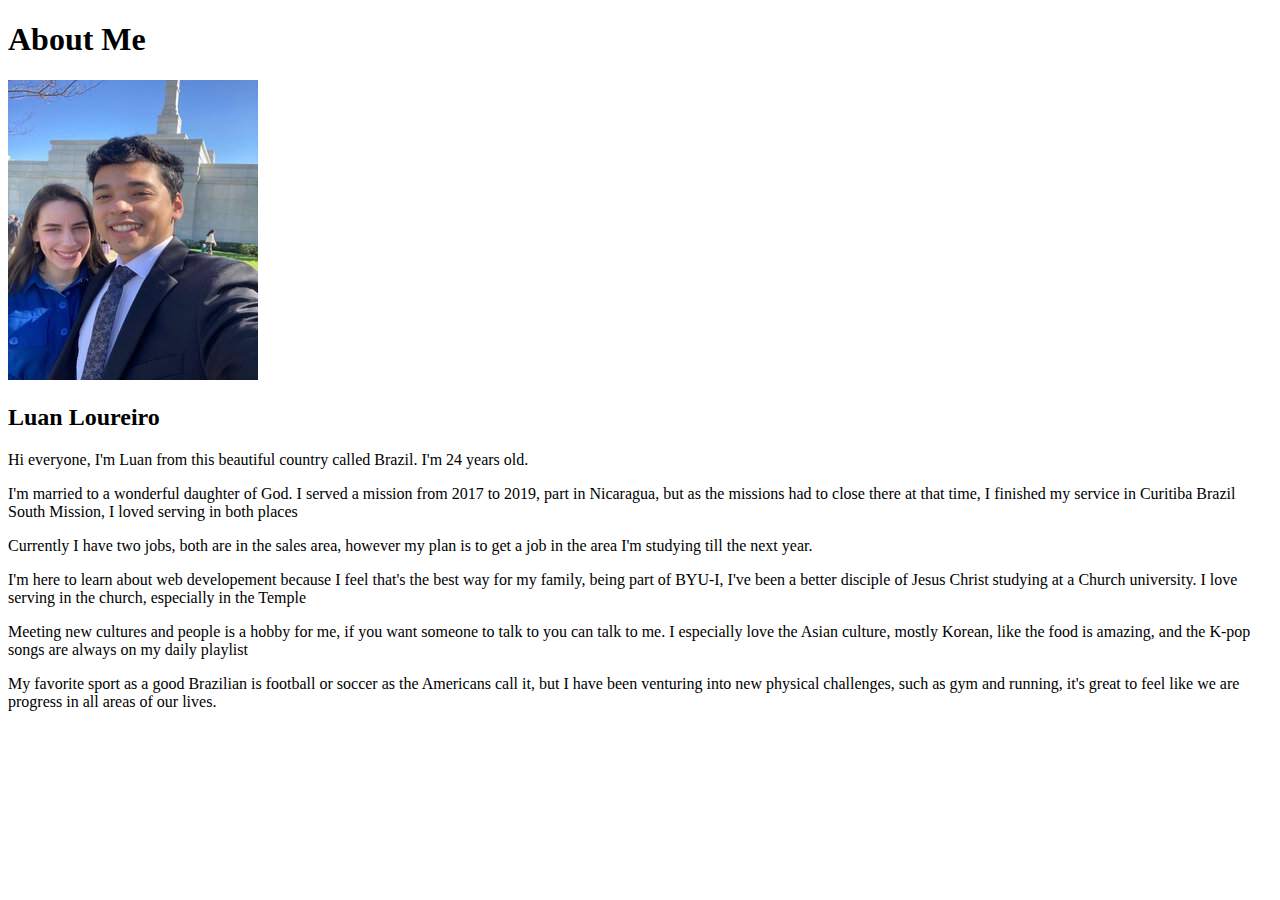
<file: aboutme/index.html>
<!DOCTYPE html>
<html lang="en">
<head>
    <meta charset="UTF-8">
    <meta http-equiv="X-UA-Compatible" content="IE=edge">
    <meta name="viewport" content="width=device-width, initial-scale=1.0">
    <title>All About Me</title>
    <style>
        .my-image {
            width: 150px;
            height: auto;
        }
    </style>     
</head>
<body>
    <h1>About Me</h1>
    <img alt="Image of me?" src="images/myphoto.jpg" >
    <h2>Luan Loureiro</h2>
    <h2></h2>
    <p>Hi everyone, I'm Luan from this beautiful country called Brazil. I'm 24 years old.
    <p>I'm married to a wonderful daughter of God. I served a mission from 2017 to 2019, part in Nicaragua, but as the missions had to close there at that time, I finished my service in Curitiba Brazil South Mission, I loved serving in both places</p>
    <p>Currently I have two jobs, both are in the sales area, however my plan is to get a job in the area I'm studying till the next year.</p>
    I'm here to learn about web developement because I feel that's the best way for my family, being part of BYU-I, I've been a better disciple of Jesus Christ studying at a Church university. I love serving in the church, especially in the Temple</p>
    <p>Meeting new cultures and people is a hobby for me, if you want someone to talk to you can talk to me. I especially love the Asian culture, mostly Korean, like the food is amazing, and the K-pop songs are always on my daily playlist </p>
    <p>My favorite sport as a good Brazilian is football or soccer as the Americans call it, but I have been venturing into new physical challenges, such as gym and running, it's great to feel like we are progress in all areas of our lives.</p>
</body>
</html>
</file>
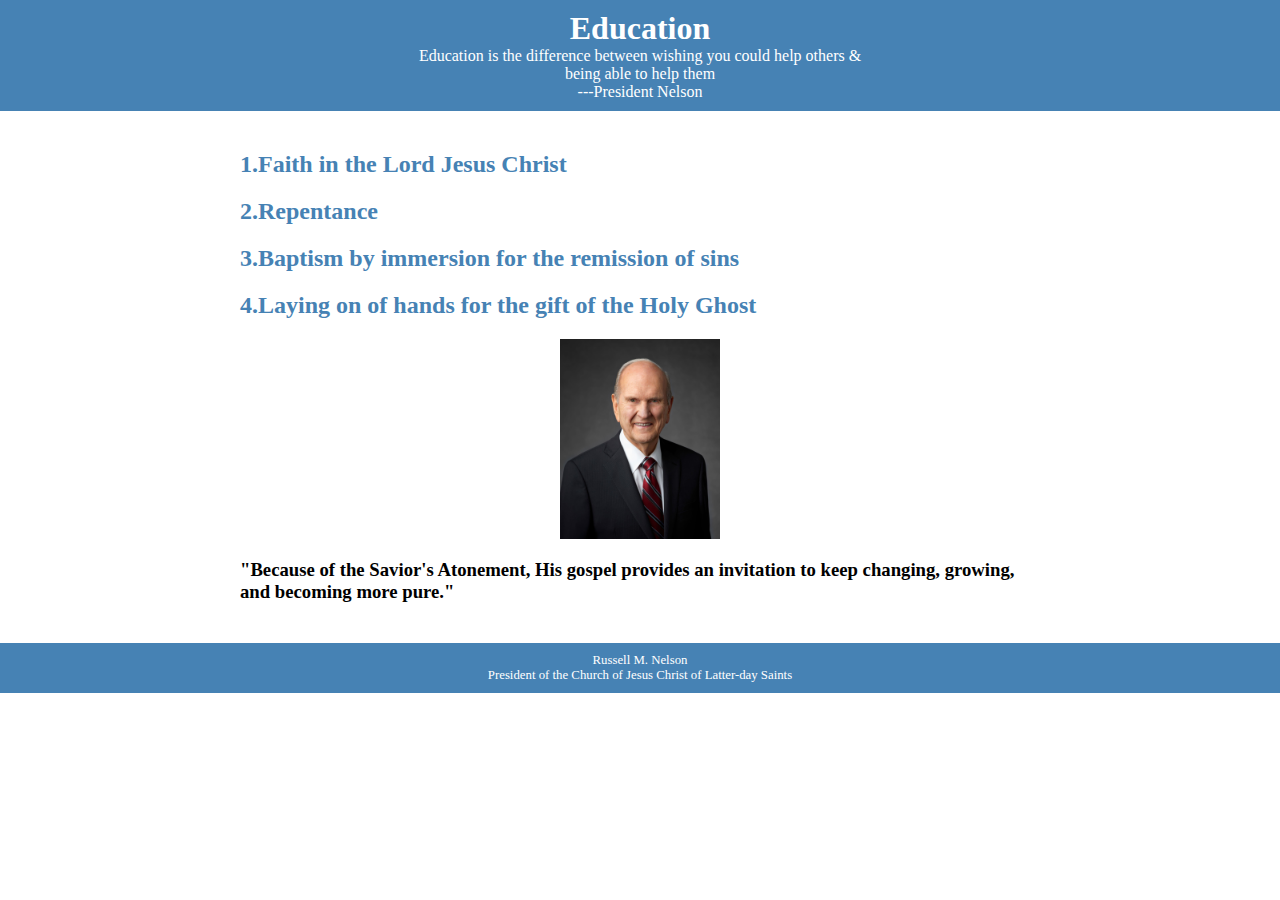
<file: challenge/index.html>
<!DOCTYPE html>
<html lang="en">
<head>
    <meta charset="UTF-8">
    <meta name="viewport" content="width=device-width, initial-scale=1.0">
    <title>Education Page</title>
    <link rel="stylesheet" href="styles.css">
</head>
<body>
    <header>
        <h1>Education</h1>
        <p>Education is the difference between wishing you could help others &</p> 
        <p>being able to help them</p>
        <p class="author">---President Nelson</p>
    </header>
    
    <main>
        <section>
            <h2>1.Faith in the Lord Jesus Christ</h2>
        </section>
        <section>
            <h2>2.Repentance</h2>
        </section>
        <section>
            <h2>3.Baptism by immersion for the remission of sins</h2>
        </section>
        <section>
            <h2>4.Laying on of hands for the gift of the Holy Ghost</h2>
        <section><div class="logo"><img 
            src="images/russell_nelson_official_portrait_2018.jpeg"
            alt="Logo"></div>
        </section>    
        </section>
        <section><h3>"Because of the Savior's Atonement, His gospel provides an invitation to keep changing, growing, and becoming more pure."</h3>
        </section>
    </main>

    <footer>
        <p>Russell M. Nelson</p>
        <p>President of the Church of Jesus Christ of Latter-day Saints</p>
    </footer>
</body>
</html>
</file>
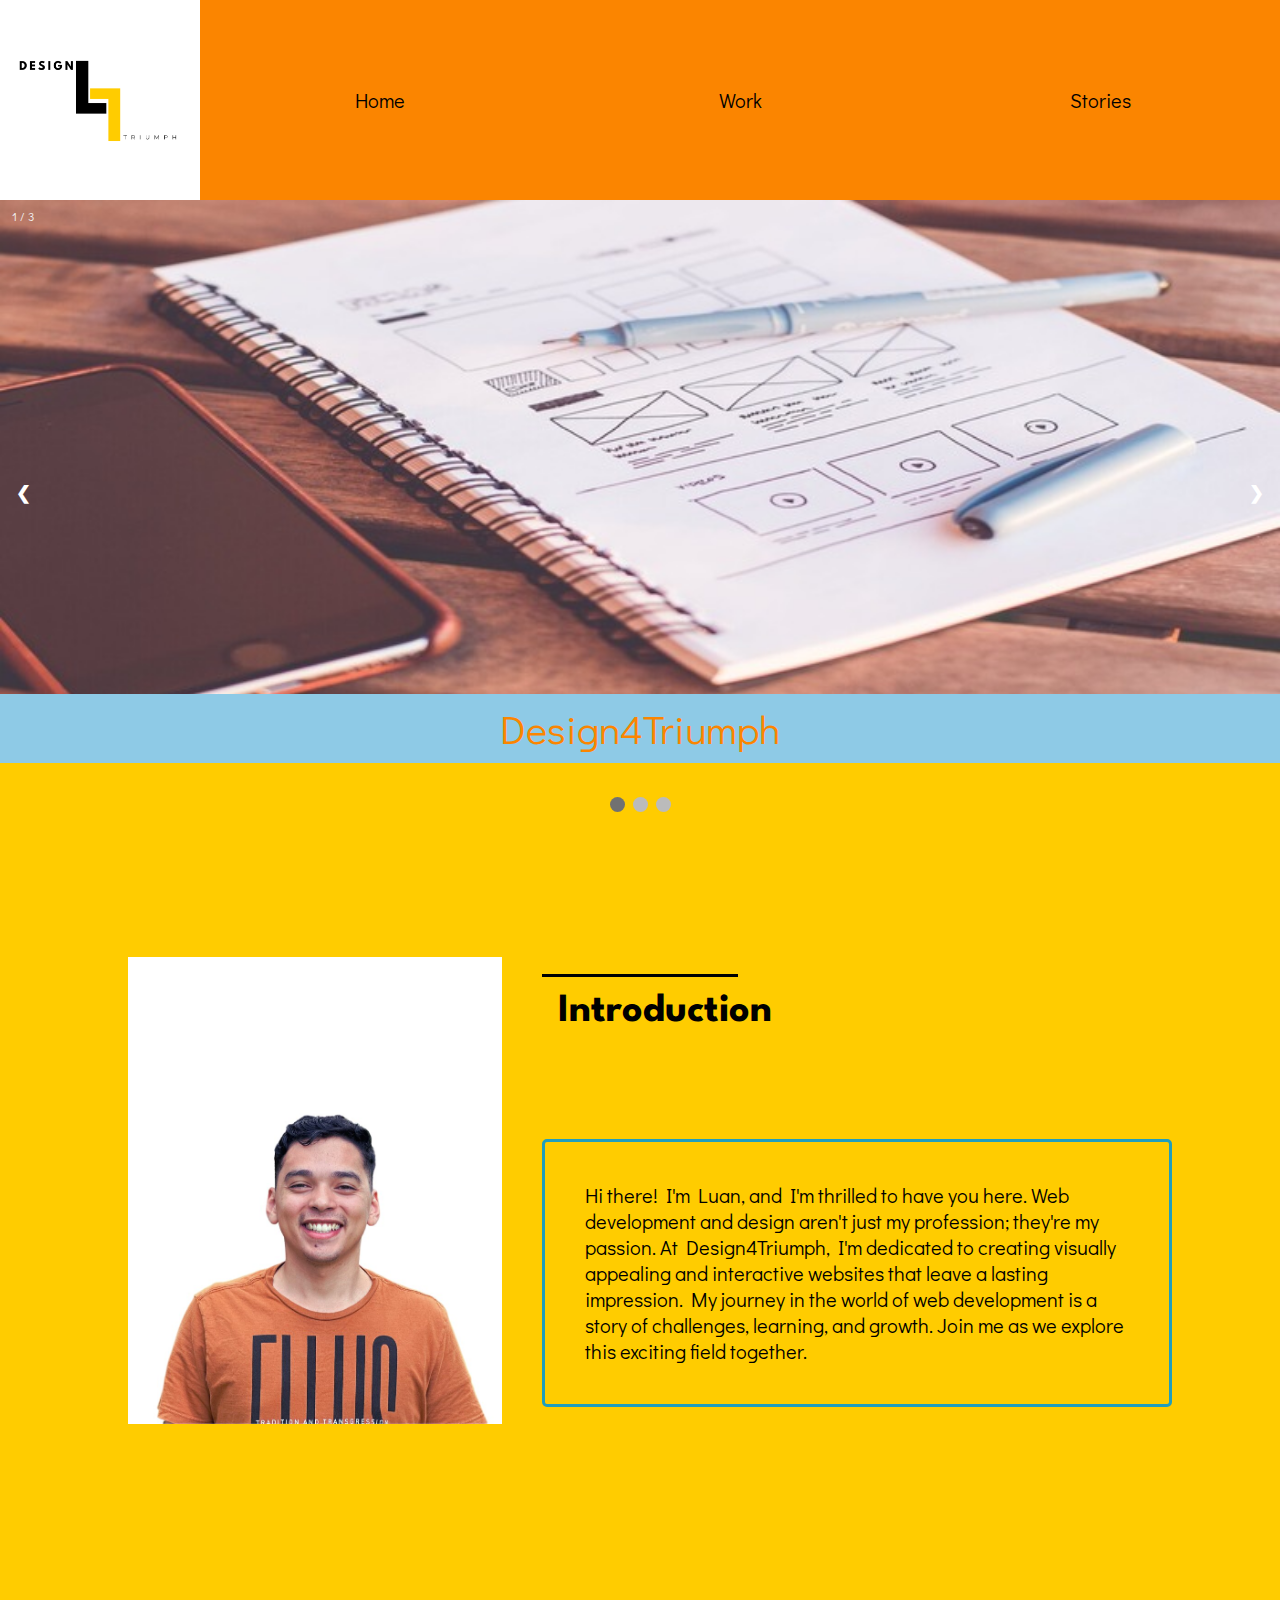
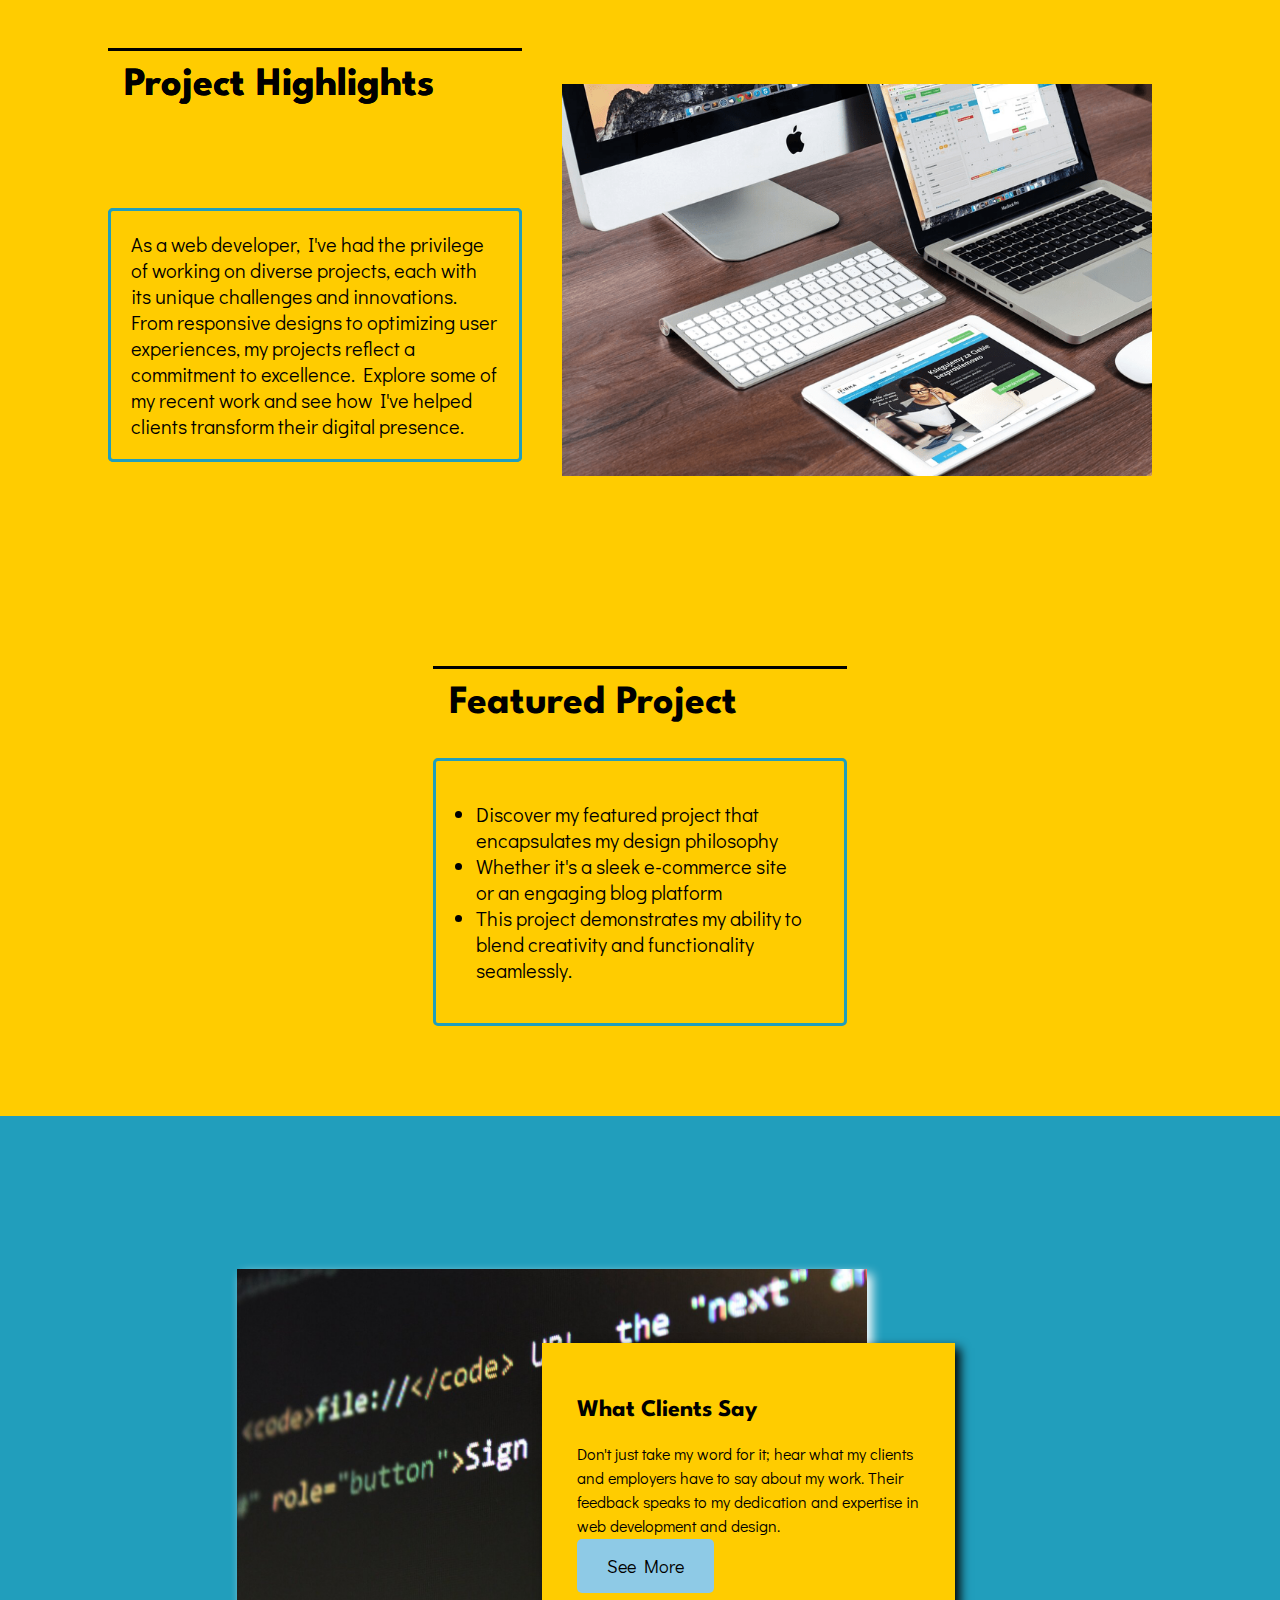
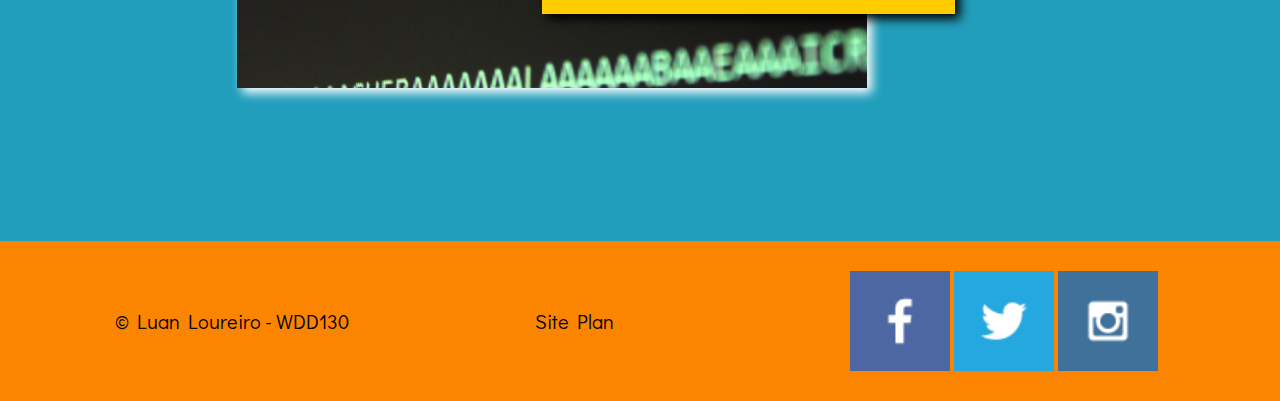
<file: design4triumph/index.html>
<!DOCTYPE html>
<html lang="en">

<head>
    <meta charset="UTF-8">
    <meta name="viewport" content="width=device-width, initial-scale=1.0">
    <title>Design 4 Triumph Homepage</title>
    <link rel="stylesheet" href="styles/style.css">
</head>

<body>
    <div class="content">
        <header>
            <a href="index.html" class="logo-link">
                <img class="logo" src="images/design4triumph-logo.png" alt="Logo">
            </a>
            <nav>
                <a class="nav-item" href="index.html">Home</a>
                <a class="nav-item" href="work.html">Work</a>
                <a class="nav-item" href="stories.html">Stories</a>
            </nav>
        </header>
        <main>

            <div class="slideshow-container">

                <!-- Full-width images with number and caption text -->
                <div class="mySlides fade">
                    <div class="number-text">1 / 3</div>
                    <img class="slide-1" src="images/hero-image-home-page.jpg" alt="slide">
                    <div class="text"> Design4Triumph</div>
                </div>

                <div class="mySlides fade">
                    <div class="number-text">2 / 3</div>
                    <img class="slide-2" src="images/bench-accounting-C3V88BOoRoM-unsplash.jpg" alt="slide">
                    <div class="text">Your gateway to the world of creative</div>
                </div>

                <div class="mySlides fade">
                    <div class="number-text">3 / 3</div>
                    <img class="slide-3" src="images/domenico-loia-hGV2TfOh0ns-unsplash.jpg" alt="slide">
                    <div class="text">Web development and design</div>
                </div>

                <!-- Next and previous buttons -->
                <a class="prev" onclick="plusSlides(-1)">&#10094;</a>
                <a class="next" onclick="plusSlides(1)">&#10095;</a>
            </div>
            <br>

            <!-- The dots/circles -->
            <div class="dot-placement">
                <span class="dot" onclick="currentSlide(1)"></span>
                <span class="dot" onclick="currentSlide(2)"></span>
                <span class="dot" onclick="currentSlide(3)"></span>
            </div>

            <!-- <img class="hero-img" src="images/hero-image-home-page.jpg" alt="image for homepage">
                <h1 class="hero-title"> Design4Triumph, your gateway to the world of creative web development and design</h1> -->

            <div class="bkg bkg-1"></div>
            <h2 class="sec-title sec-title-1">Introduction</h2>
            <p class="sec-text sec-text-1">Hi there! I'm Luan, and I'm thrilled to have you here. Web development and
                design aren't just my profession; they're
                my passion.
                At Design4Triumph, I'm dedicated to creating visually appealing and interactive websites that leave a
                lasting
                impression.
                My journey in the world of web development is a story of challenges, learning, and growth. Join me as we
                explore
                this exciting field together.</p>
            <img class="sec-img sec-img-1" src="images/rsz_luan_loureiro_picture.jpg" alt="image for homepage">


            <div class="bkg bkg-2"></div>
            <h2 class="sec-title sec-title-2">Project Highlights</h2>
            <p class="sec-text sec-text-2"> As a web developer, I've had the privilege of working on diverse projects,
                each with its unique challenges and
                innovations.
                From responsive designs to optimizing user experiences, my projects reflect a commitment to excellence.
                Explore some of my recent work and see how I've helped clients transform their digital presence.</p>
            <img class="sec-img sec-img-2" src="images/computer-image-for-home-page.png" alt="image for homepage">


            <div class="bkg bkg-4"></div>
            <h2 class="sec-title sec-title-3">Featured Project</h2>
            <ul class="sec-text sec-text-3">
                <li>Discover my featured project that encapsulates my design philosophy</li>
                <li>Whether it's a sleek e-commerce site or an engaging blog platform</li>
                <li>This project demonstrates my ability to blend creativity and functionality seamlessly.</li>
            </ul>

            <div class="bkg bkg-3"></div>
            <h2 class="sec-title sec-title-2">Project Highlights</h2>
            <p class="sec-text sec-text-2"> As a web developer, I've had the privilege of working on diverse projects,
                each with its unique challenges and
                innovations.
                From responsive designs to optimizing user experiences, my projects reflect a commitment to excellence.
                Explore some of my recent work and see how I've helped clients transform their digital presence.</p>
            <img class="sec-img sec-img-2" src="images/computer-image-for-home-page.png" alt="image for homepage">

            <div id="background"></div>
            <img class="feedback" src="images/rsz_1pexels-pixabay-270408.jpg" alt="image for homepage">
            <section class="msg">
                <h2>What Clients Say</h2>
                <p>Don't just take my word for it; hear what my clients and employers have to say about my work.
                    Their feedback speaks to my dedication and expertise in web development and design. </p>
                <a class="see" href="stories.html">See More</a>
            </section>
        </main>
        <footer>
            <p class="copyright">&copy; Luan Loureiro - WDD130</p>
            <a class="ft-link" href="site-plan.html">Site Plan</a>
            <div class="social">
                <a href="https://facebook.com" target="_blank">
                    <img src="images/facebook.png" alt="fb icon">
                </a>
                <a href="https://twitter.com" target="_blank">
                    <img src="images/twitter.png" alt="twitter icon">
                </a>
                <a href="https://instagram.com" target="_blank">
                    <img src="images/instagram.png" alt="instagram icon">
                </a>
            </div>
        </footer>
    </div>
    <script>
        let slideIndex = 1;
        showSlides(slideIndex);

        function plusSlides(n) {
            showSlides(slideIndex += n);
        }

        function currentSlide(n) {
            showSlides(slideIndex = n);
        }

        function showSlides(n) {
            let i;
            let slides = document.getElementsByClassName("mySlides");
            let dots = document.getElementsByClassName("dot");
            if (n > slides.length) { slideIndex = 1 }
            if (n < 1) { slideIndex = slides.length }
            for (i = 0; i < slides.length; i++) {
                slides[i].style.display = "none";
            }
            for (i = 0; i < dots.length; i++) {
                dots[i].className = dots[i].className.replace(" active", "");
            }
            slides[slideIndex - 1].style.display = "block";
            dots[slideIndex - 1].className += " active";
        }
    </script>

</body>

</html>
</file>
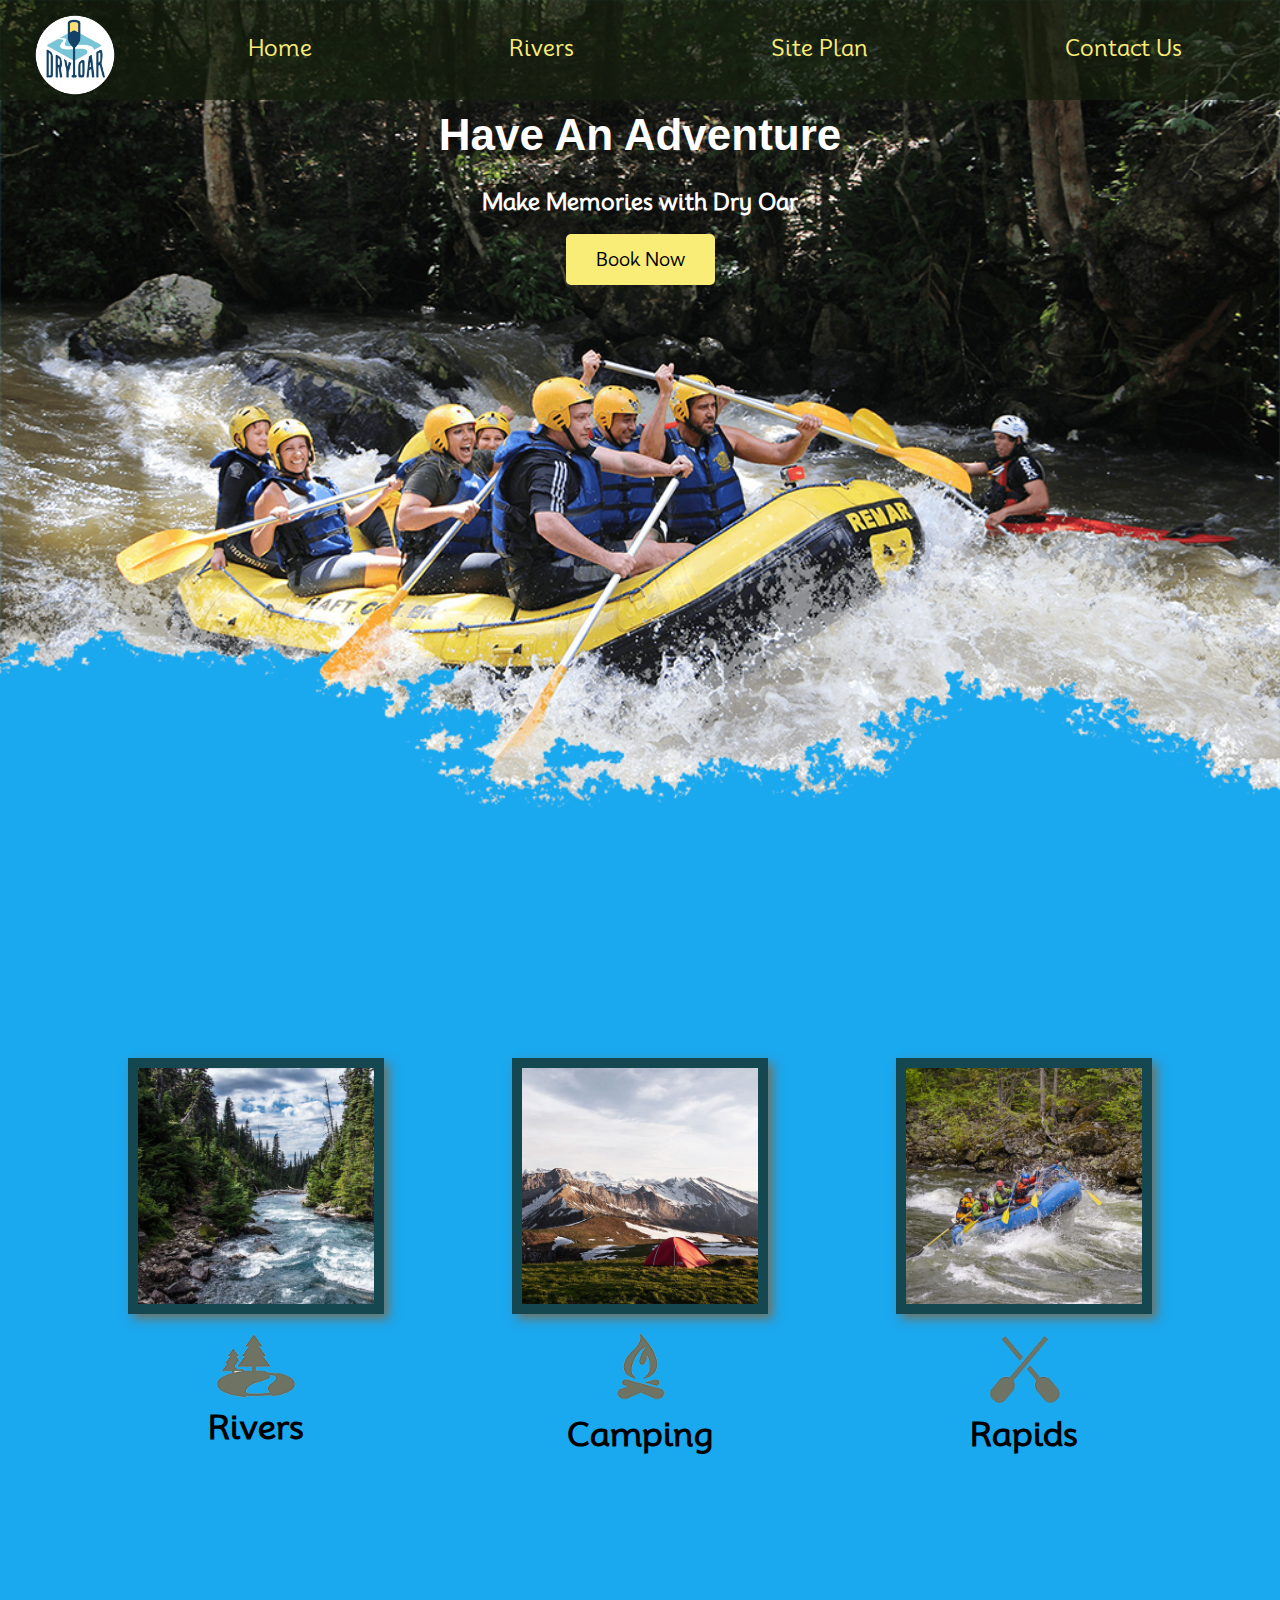
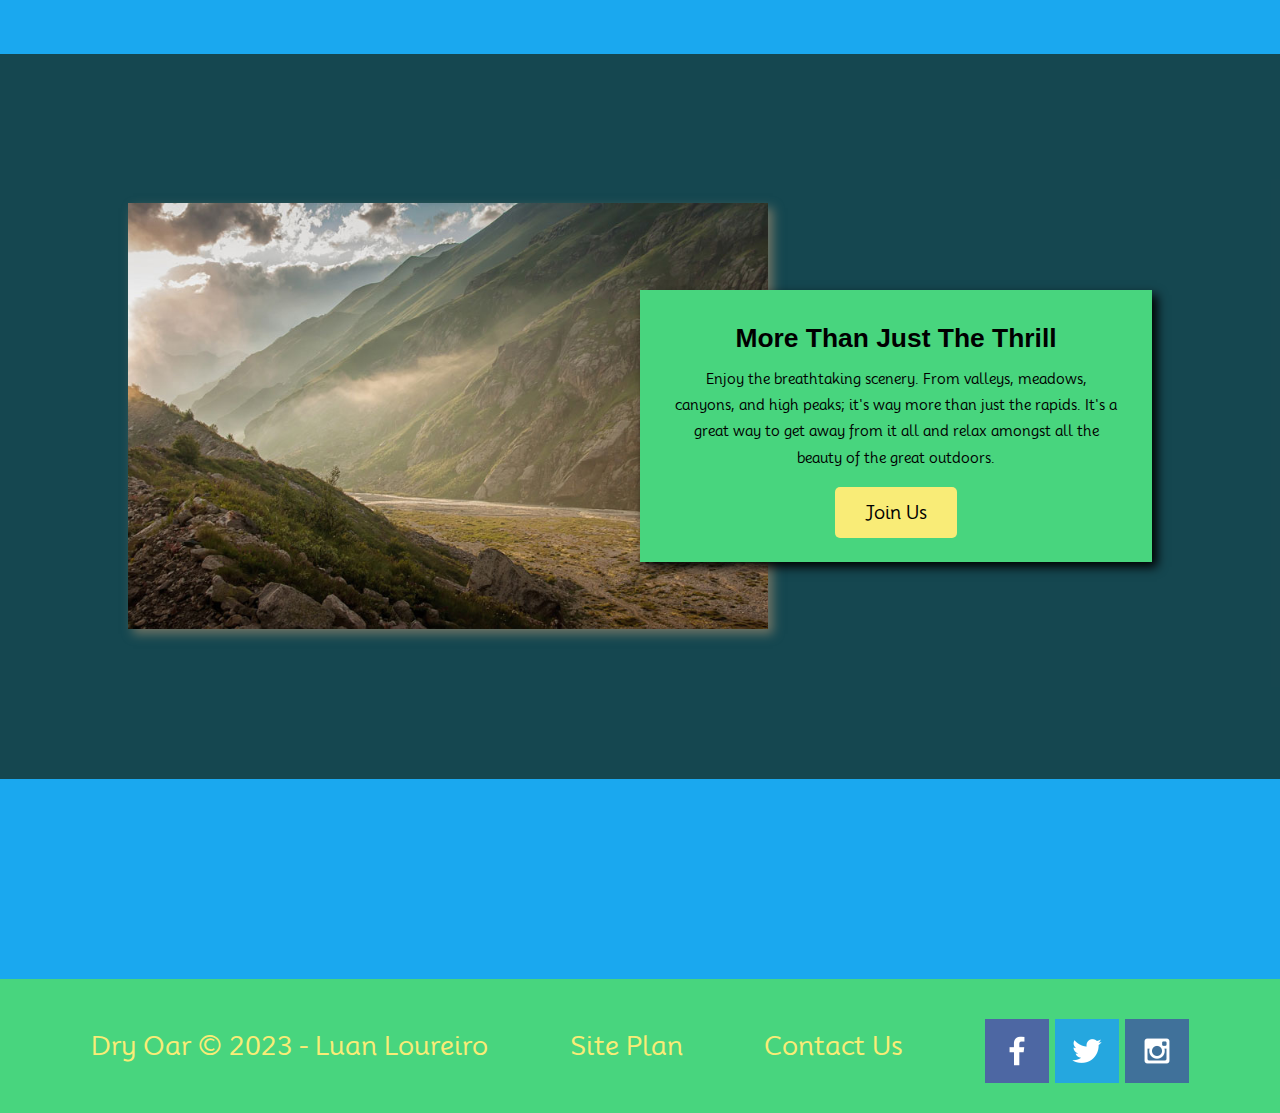
<file: wwr/index.html>
<!DOCTYPE html>
<html lang="en">
<head>
    <meta charset="UTF-8">
    <meta name="viewport" content="width=device-width, initial-scale=1.0">
    <title>Whitewater Rafting Vacations | Dry Oar Boating | Home</title>
    <link rel="stylesheet" href="styles/style.css">
</head>
<body>
    <div id="content"> 
    <header>
        <a id="logo_link" href="index.html">
            <img class="logo" src="images/logo.png" alt="Dry Oar Logo">
        </a>
        <nav>
            <a href="index.html">Home</a>
            <a href="rivers.html">Rivers</a>
            <a href="site-plan-rafting.html">Site Plan</a>
            <a href="contactus.html">Contact Us</a>
        </nav>
    </header>
<div id="hero">
    <div id="hero-box">
        <img id="hero-img" src="images/hero.png" alt="People enjoying white water rafting">
    </div>
    <section id="hero-msg">
        <h1 class="home-title">Have An Adventure</h1>
        <h4>Make Memories with Dry Oar</h4>
        <div class="button-box">
            <a class="book" href="contactus.html">Book Now</a>
        </div>
    </section>
</div>
<main class="home-grid">
    <section class="rivers-card">
        <img class="card-img" src="images/rivers.jpg" alt="river in forest">
        <img class="icon" src="images/river_icon.png" alt="river icon">
        <h2>Rivers</h2>
    </section>
    <section class="camping-card">
        <img class="card-img" src="images/camping.jpg" alt="tent in mountains">
        <img class="icon" src="images/fire_icon.png" alt="oars icon">
        <h2>Camping</h2>
    </section>
    <section class="rapids-card">
        <img class="card-img" src="images/rapids.jpg" alt="rafting boat">
        <img class="icon" src="images/oars.png" alt="oars icon">
        <h2>Rapids</h2>
    </section>
    <div id="background"></div> 
    <img class="mountains" src="images/mountains.jpg" alt="Misty mountains">
    <section class="msg">
        <h2>More Than Just The Thrill</h2>
        <p>Enjoy the breathtaking scenery. From valleys, meadows, canyons, and high peaks; it's way more than just the rapids. It's a great way to get away from it all and relax amongst all the beauty of the great outdoors. </p>
        <a class='join' href="rivers.html">Join Us</a>
    </section>
    
</main>
<footer>
    <p>Dry Oar &copy; 2023 - Luan Loureiro</p>
    <p><a href="site-plan-rafting.html">Site Plan</a></p>
    <p><a href="contactus.html">Contact Us</a></p>
    <div class="social">
        <a href="https://facebook.com" target="_blank">
            <img src="images/facebook.png" alt="fb icon">
        </a>
        <a href="https://twitter.com" target="_blank">
            <img src="images/twitter.png" alt="twitter icon">
        </a>
        <a href="https://instagram.com" target="_blank">
            <img src="images/instagram.png" alt="instagram icon">
        </a>
    </div>
</footer>    
    </div>
</body>
</html>
</file>
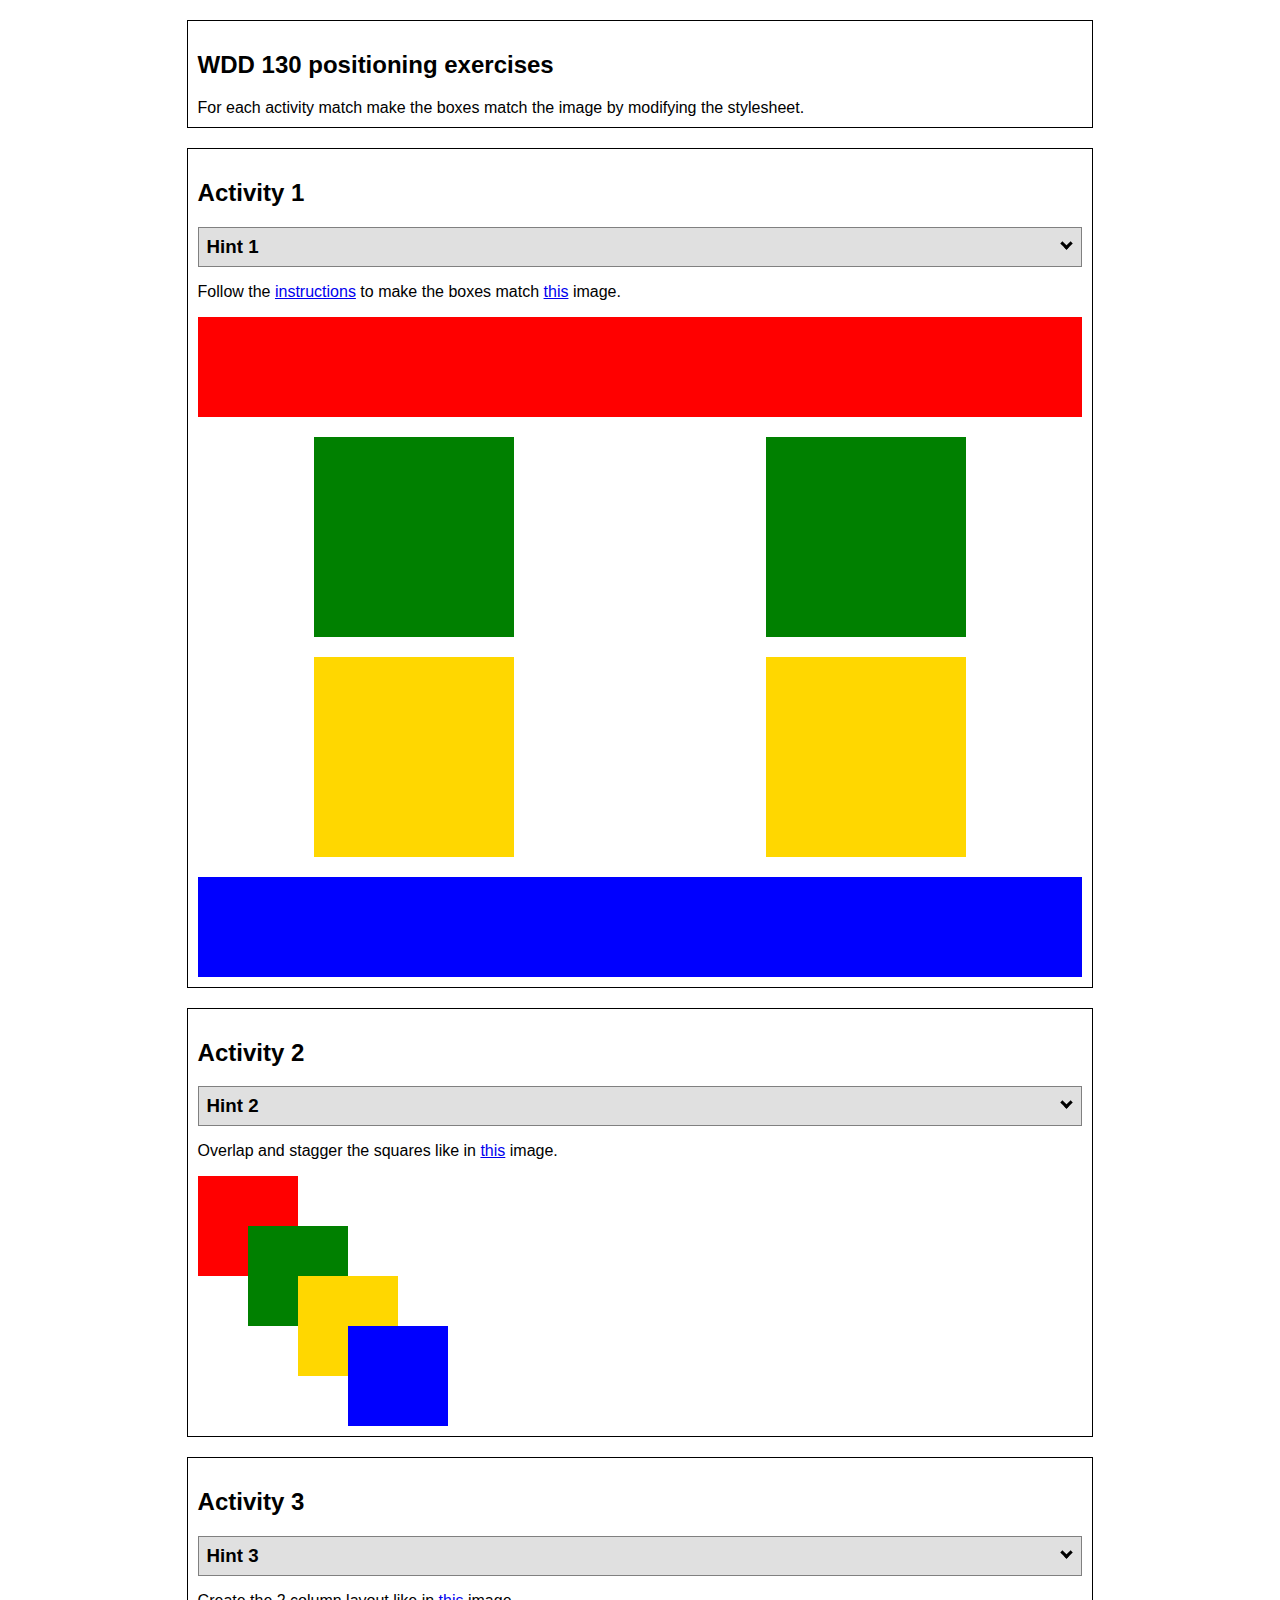
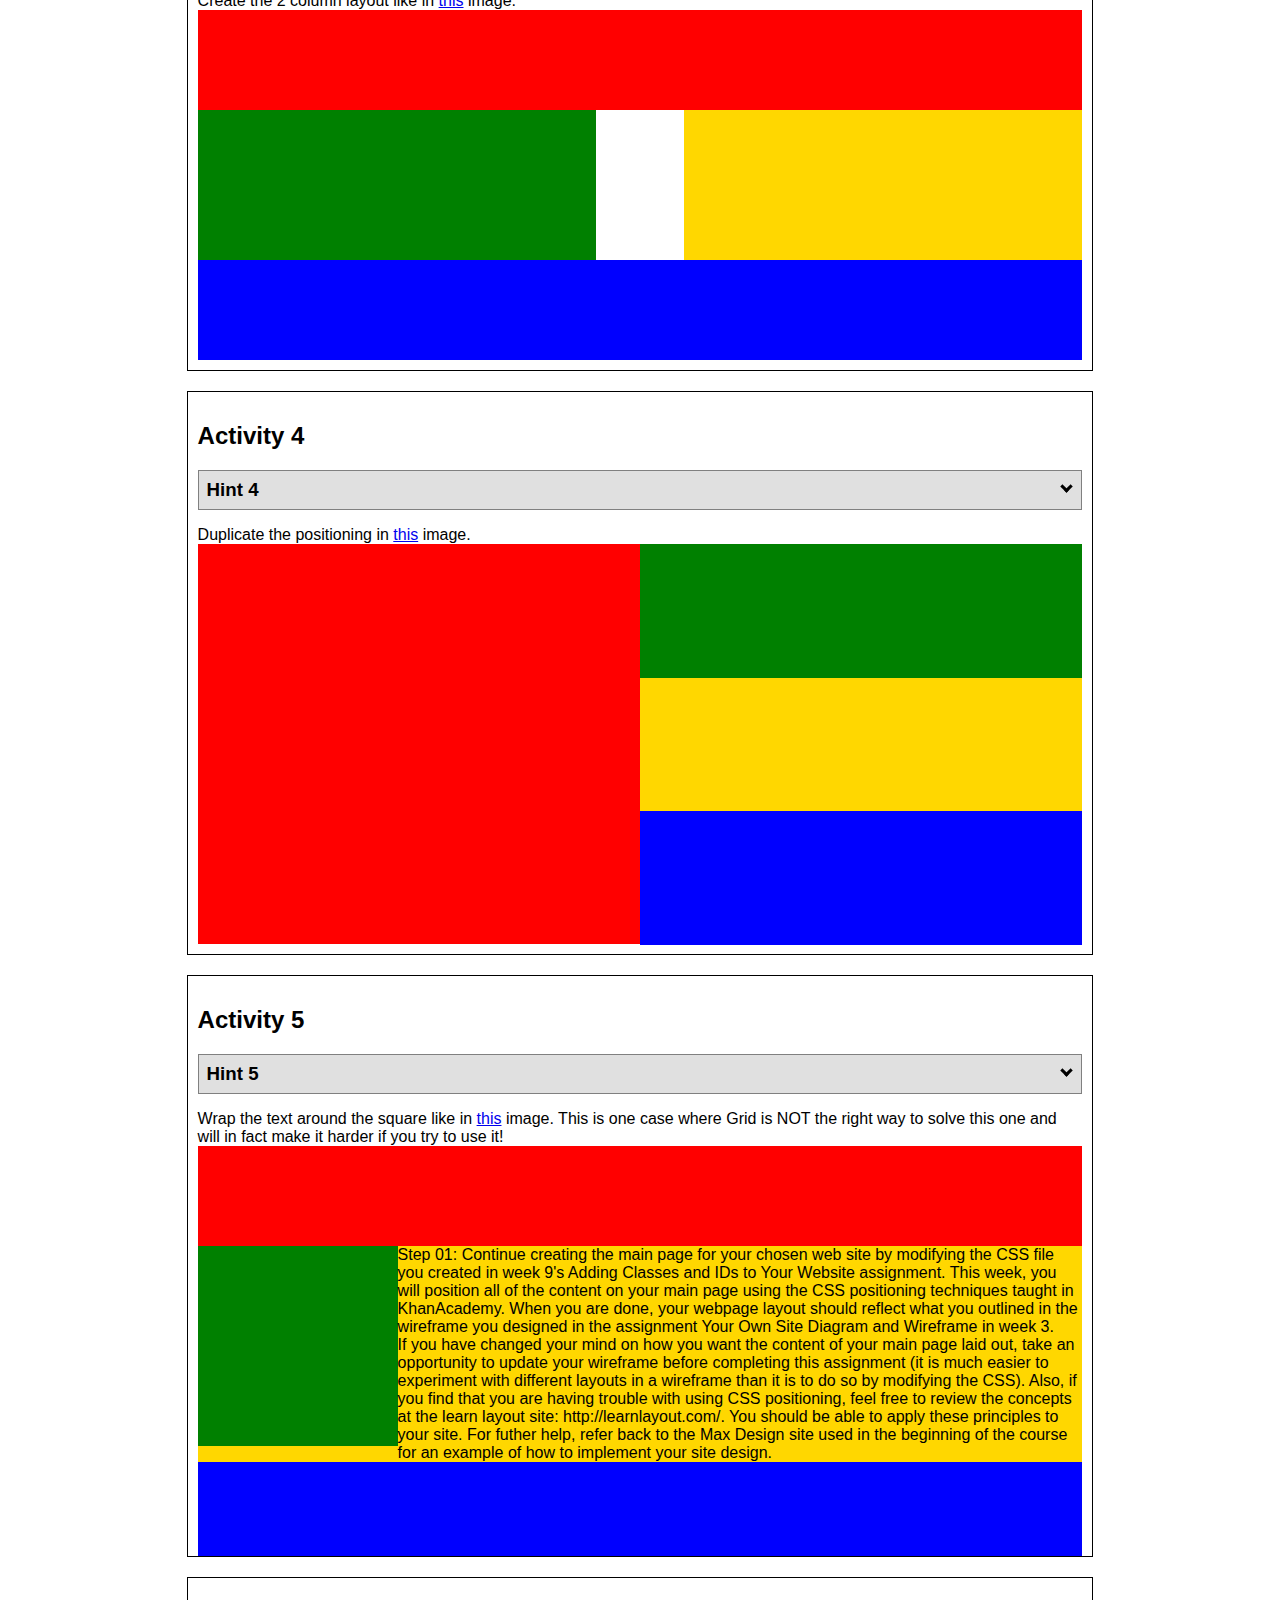
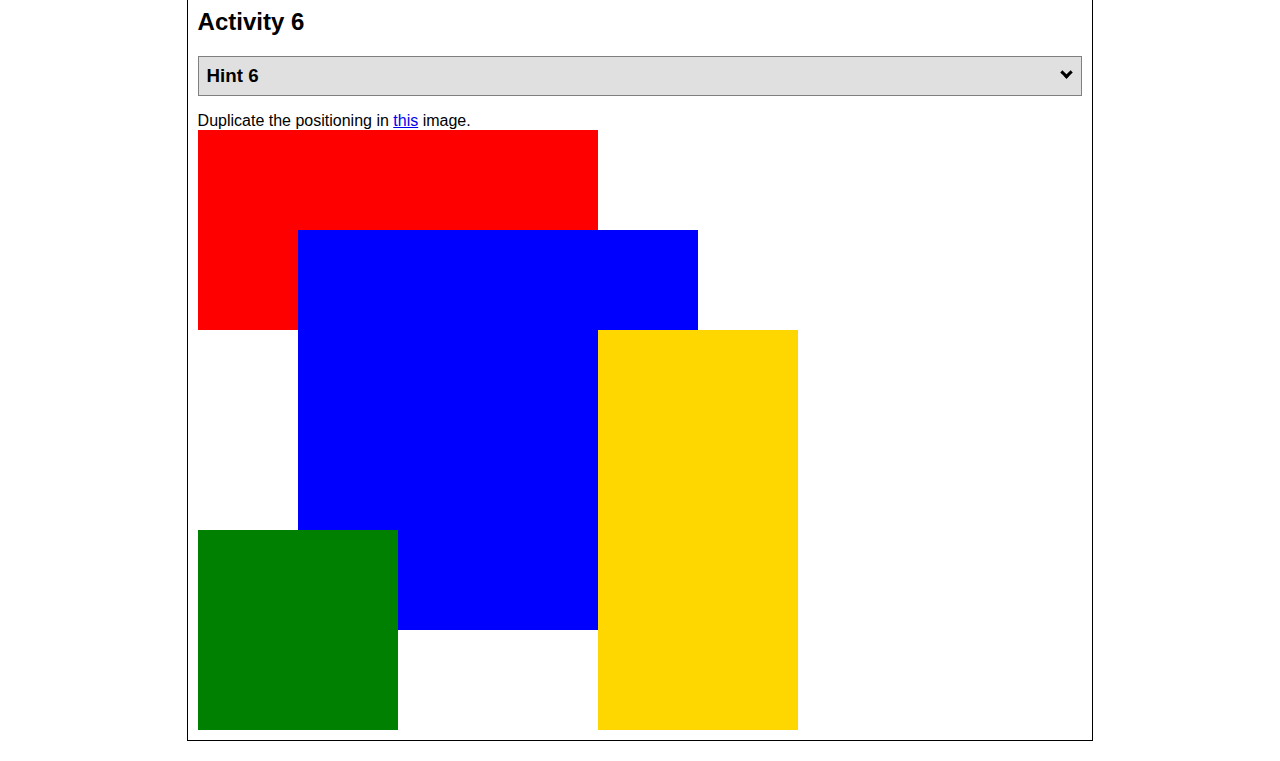
<file: positioning.html>
<!DOCTYPE html>
<html lang="en">
  <head>
    <!-- HTML - Name: positioning.html -->
    <title>Positioning Activity</title>
    <link rel="stylesheet" type="text/css" href="positionstyles.css" />
  </head>
  <body>
    <div class="activity">
      <h2>WDD 130 positioning exercises</h2>
      For each activity match make the boxes match the image by modifying the stylesheet.</div>
    <div class="activity">
      <h2>Activity 1</h2>
      <section class="hint"><input type="checkbox" ><i></i> <h3>Hint 1</h3><div><p>Check out the <a href="https://byui-wdd.github.io/wdd130/activities/w06-css-positioning.html" target="_blank">activity instructions</a> in Ilearn!</p></div></section>
      <p>Follow the <a href="https://byui-wdd.github.io/wdd130/activities/w06-css-positioning.html" target="_blank">instructions</a> to make the boxes match  <a href="https://byui-wdd.github.io/wdd130/images/example1.png" target="_blank">this</a> image.</p>
      <div class="content1" >
        <div class="red1" ></div>
        <div class="green1" ></div>
        <div class="green1" ></div>
        <div class="yellow1"></div>
        <div class="yellow1"></div>
        <div class="blue1"></div>
      </div>
    </div>
    <div class="activity">
      <h2>Activity 2</h2>
      <section class="hint"><input type="checkbox" > <h3>Hint 2</h3><i></i><div>
      <ul>
      <li>grid-template-columns: 50px 50px 50px 50px 50px </li></ul></div></section>
      <p>Overlap and stagger the squares like in <a href="https://byui-wdd.github.io/wdd130/images/example2.png" target="_blank">this</a> image.</p>
      <div class="content2" >
        <div class="red2" ></div>
        <div class="green2" ></div>
        <div class="yellow2"></div>
        <div class="blue2"></div>
      </div>
    </div>
    <div class="activity">
      <h2>Activity 3</h2>
      <section class="hint"><input type="checkbox" > <h3>Hint 3</h3><i></i><div><p>This one is going to be best solved with CSS Grid. Remember to make the boxes the right width first...then start moving them around. </p><h4>Properties used:</h4><ul><li>display:grid;</li><li>grid-template-columns:</li><li>grid-column-gap:</li>
        <li>grid-column:</li>  </ul></div></section>
      Create the 2 column layout like in <a href="https://byui-wdd.github.io/wdd130/images/example3.png" target="_blank">this</a>  image.
      <div class="content3" >
        <div class="red3" ></div>
        <div class="green3" ></div>
        <div class="yellow3"></div>
        <div class="blue3"></div>
      </div>
    </div>
    <div class="activity">
      <h2>Activity 4</h2>
      <section class="hint"><input type="checkbox" > <h3>Hint 4</h3><i></i><div><p>For the others we have been primarily concerned with width. For this one you will need to adjust height as well. </p><h4>Properties used:</h4><ul><li>display:grid;</li><li>grid-template-columns:</li><li>grid-row:</li></ul></div></section>
      Duplicate the positioning in <a href="https://byui-wdd.github.io/wdd130/images/example4.png" target="_blank">this</a> image. 
      <div class="content4" >
        <div class="red4" ></div>
        <div class="green4" ></div>
        <div class="yellow4"></div>
        <div class="blue4"></div>
      </div>
    </div>

    <div class="activity">
      <h2>Activity 5</h2>
      <section class="hint"><input type="checkbox" > <h3>Hint 5</h3><i></i><div><p>Grid is <strong>not</strong> the right way to do this.  In fact there is only one way to really do that...and that is with float. Remember that we float the thing we want the text to wrap around.  Also remember to start by making all the shapes the right size and shape.</p><h4>Properties used:</h4><ul><li>float: left;</li></ul></div></section>
      Wrap the text around the square like in <a href="https://byui-wdd.github.io/wdd130/images/example5.png" target="_blank">this</a> image. This is one case where Grid is NOT the right way to solve this one and will in fact make it harder if you try to use it!
      <div class="content5" >
        <div class="red5" ></div>
        <div class="green5" ></div>
        <div class="yellow5">Step 01: Continue creating the main page for your chosen web site by modifying the CSS file you created in week 9's Adding Classes and IDs to Your Website assignment. This week, you will position all of the content on your main page using the CSS positioning techniques taught in KhanAcademy. When you are done, your webpage layout should reflect what you outlined in the wireframe you designed in the assignment Your Own Site Diagram and Wireframe in week 3. <br />
          If you have changed your mind on how you want the content of your main page laid out, take an opportunity to update your wireframe before completing this assignment (it is much easier to experiment with different layouts in a wireframe than it is to do so by modifying the CSS). Also, if you find that you are having trouble with using CSS positioning, feel free to review the concepts at the learn layout site: http://learnlayout.com/. You should be able to apply these principles to your site. For futher help, refer back to the Max Design site used in the beginning of the course for an example of how to implement your site design.</div>
        <div class="blue5"></div>
      </div>
    </div>
    <div class="activity">
      <h2>Activity 6</h2>
      <section class="hint"><input type="checkbox" > <h3>Hint 6</h3><i></i><div><p>This one is all about visualizing the grid behind the layout. If you are having a hard time doing that first: all the sizes are even multiples of 100, and second here is another example with the lines drawn: <a href="https://byui-wdd.github.io/wdd130/images/example6-hint.png" target="_blank">example 6 with lines</a>. For this one you will find it easiest if you use px for the column width. You can also use <kbd>z-index</kbd> to control the element layering.    </p><h4>Properties used:</h4><ul><li>display:grid;</li><li>grid-template-columns:</li><li>grid-column:</li><li>grid-row:</li><li><a href="https://www.w3schools.com/cssref/pr_pos_z-index.asp" target="_blank">z-index:</a></li></ul></div></section>
      Duplicate the positioning in <a href="https://byui-wdd.github.io/wdd130/images/example6.png" target="_blank">this</a> image.
      <div class="content6" >
        <div class="red6" ></div>
        <div class="green6" ></div>
        <div class="yellow6"></div>
        <div class="blue6"></div>
      </div>
    </div>
  </body>
</html>
</file>
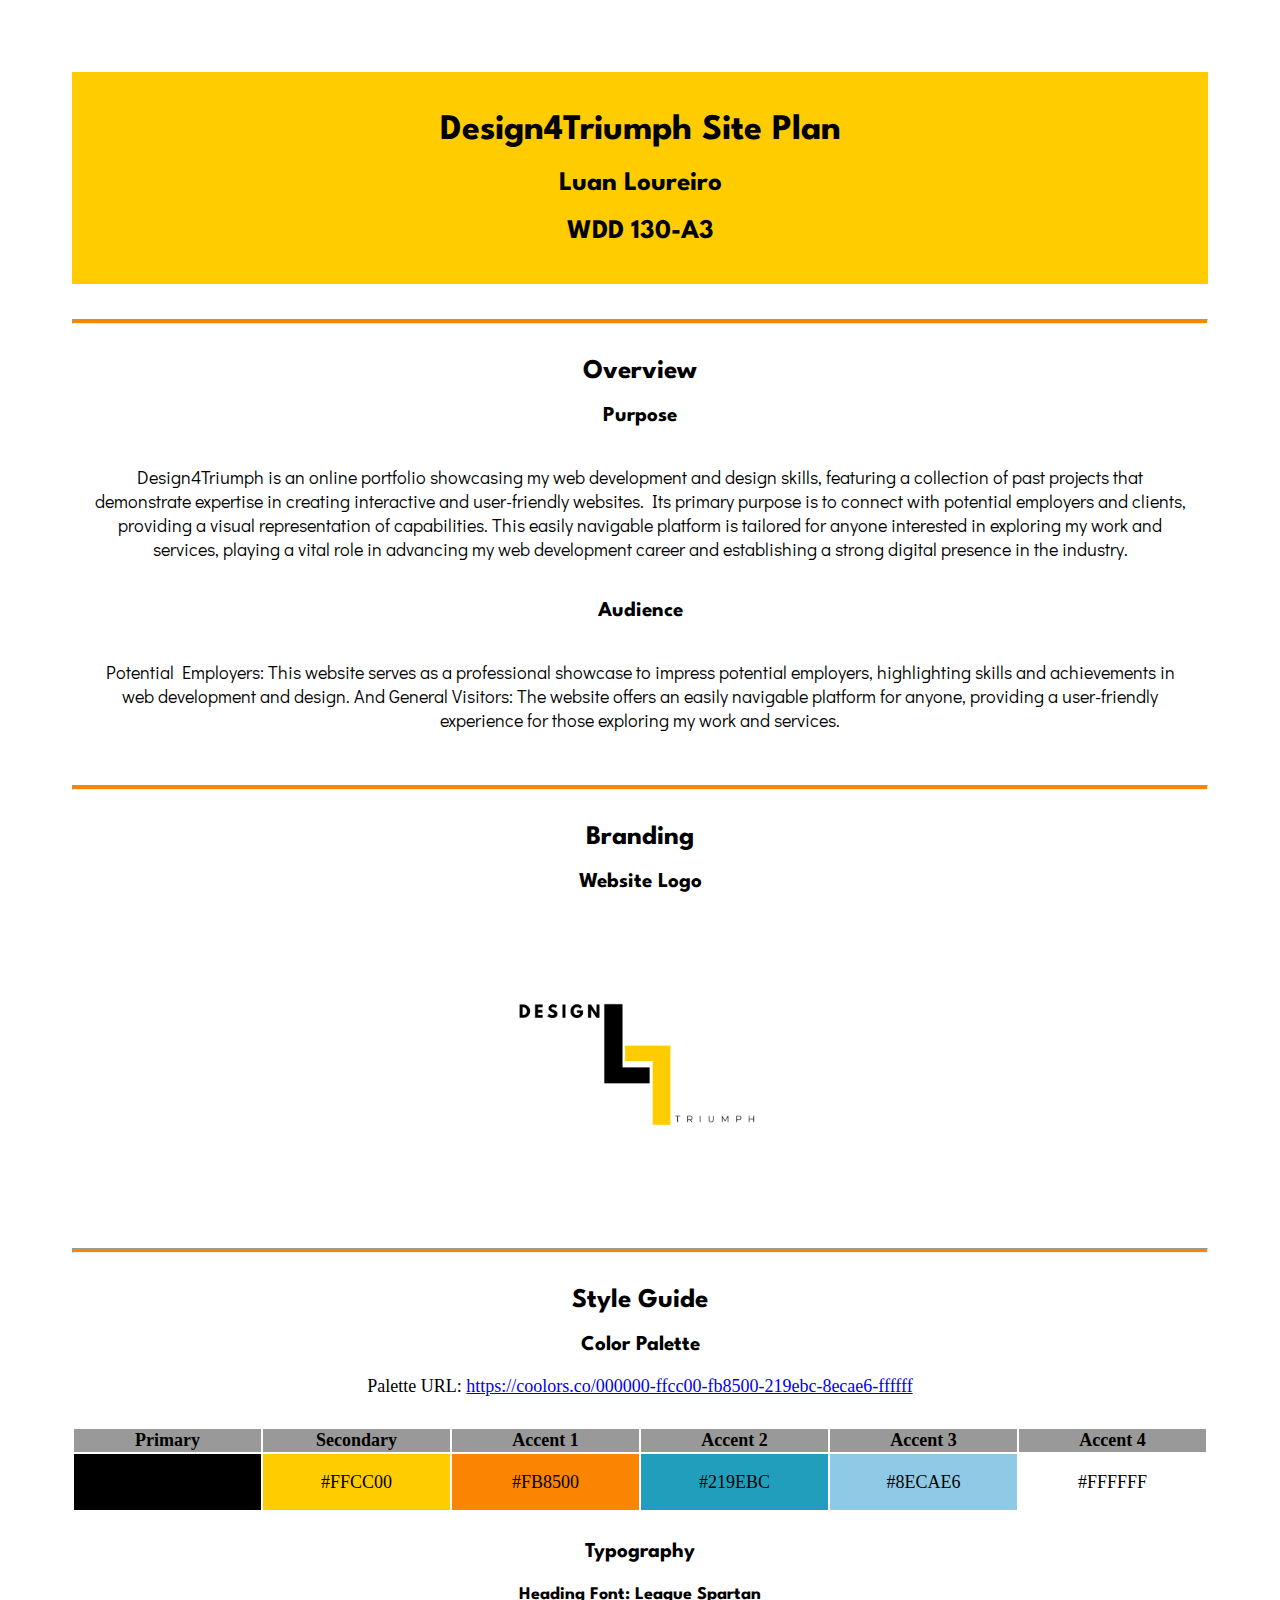
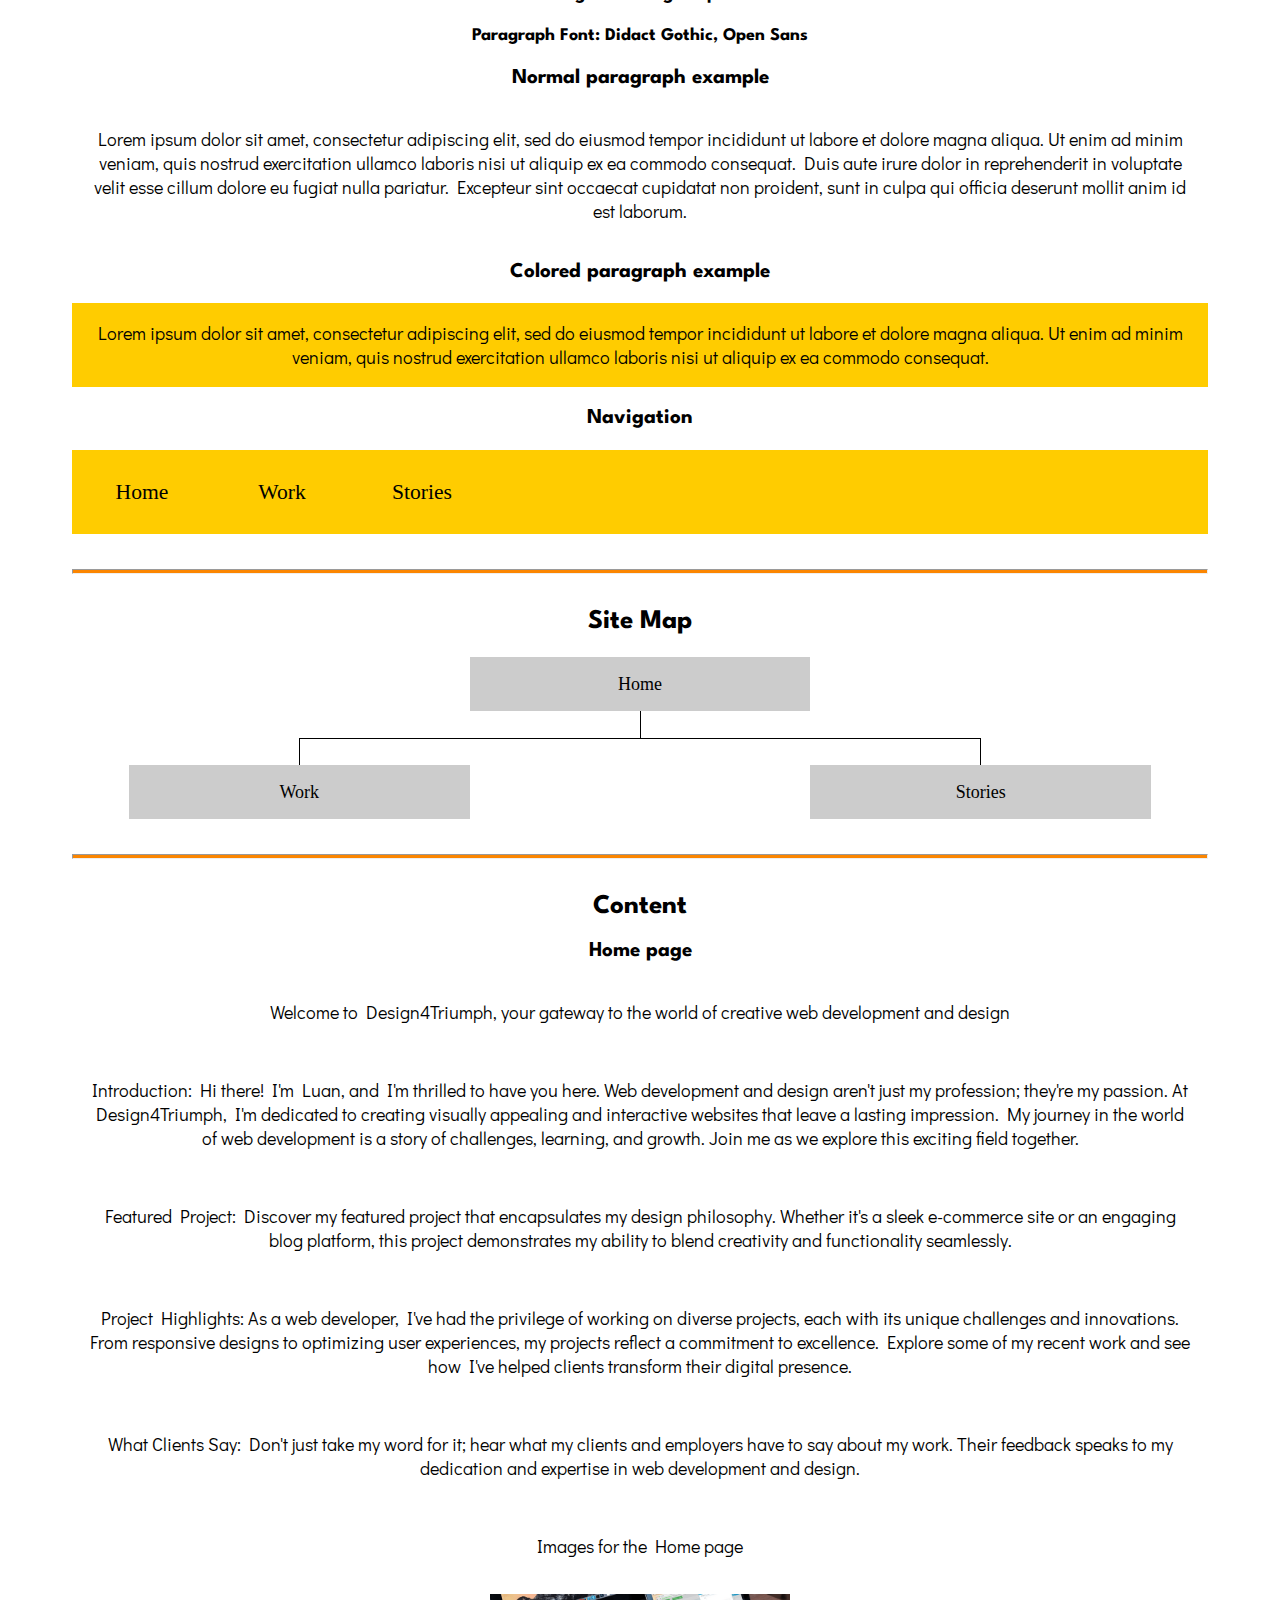
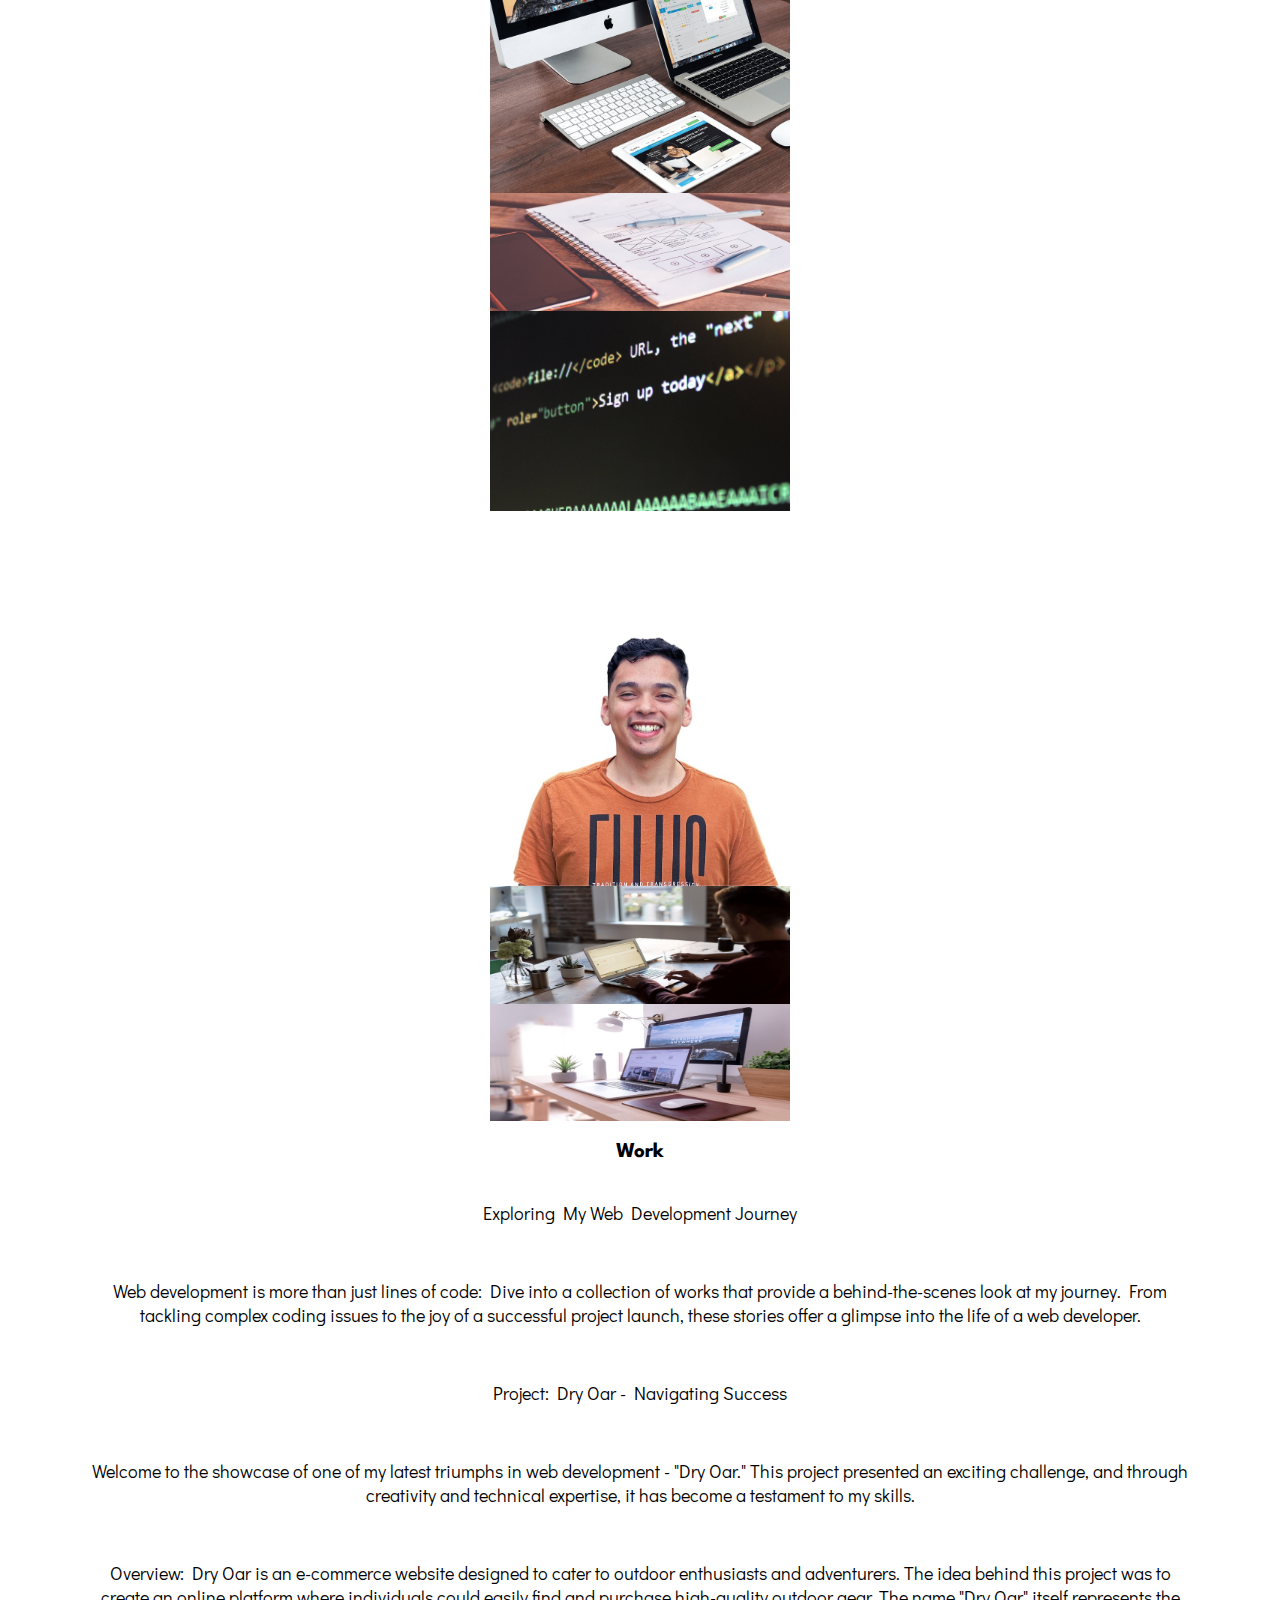
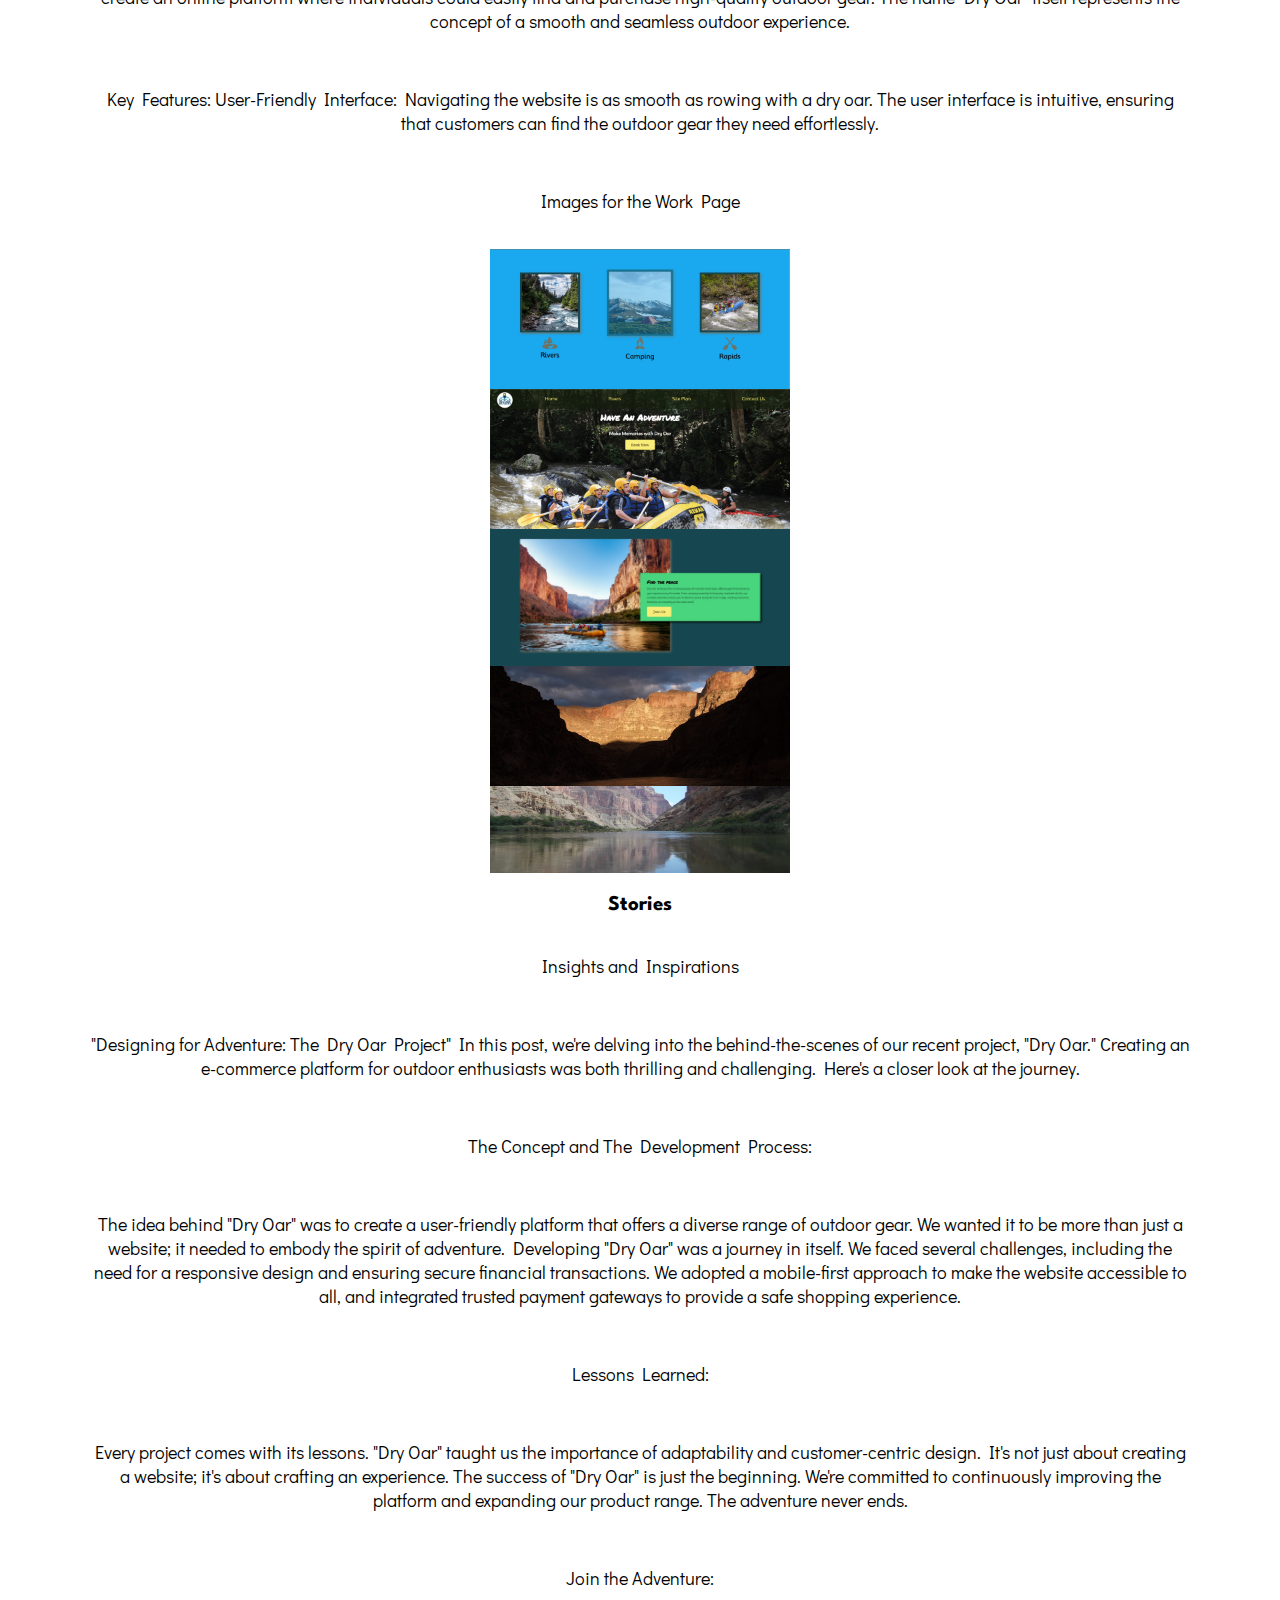
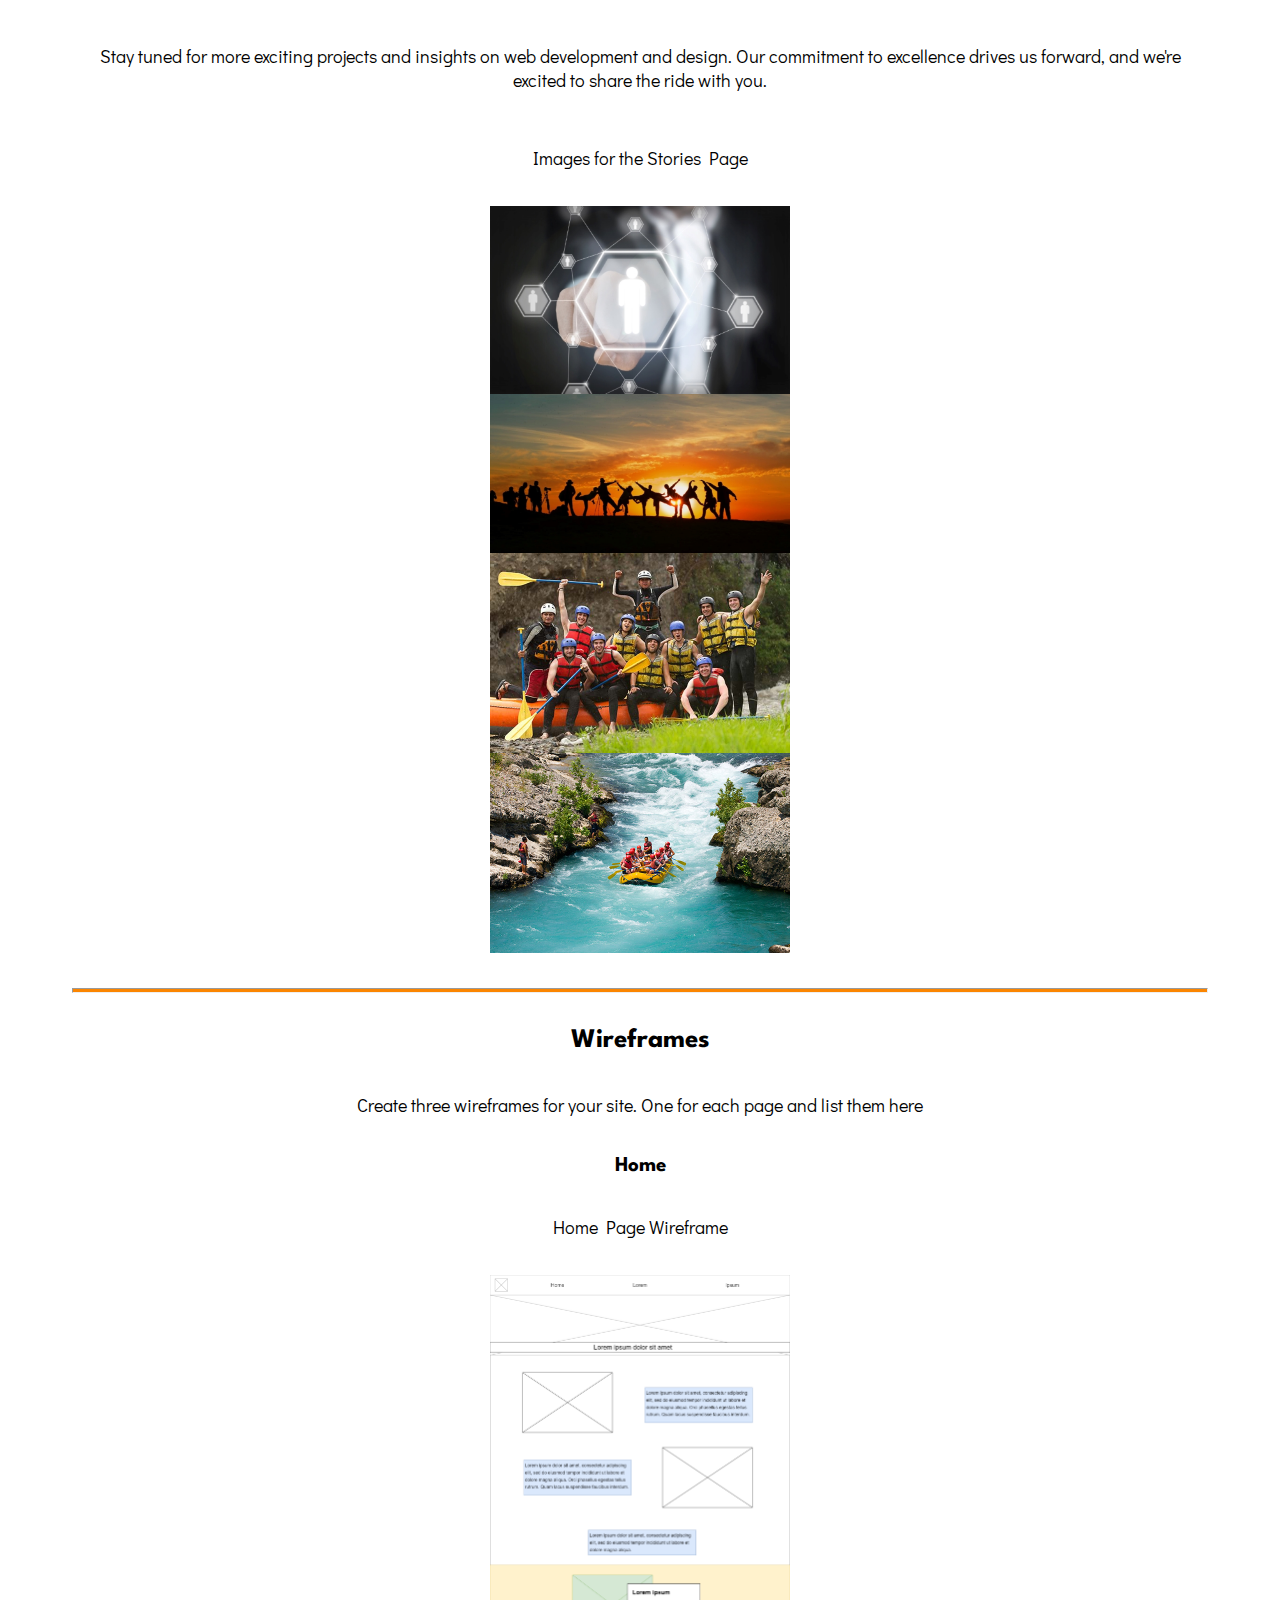
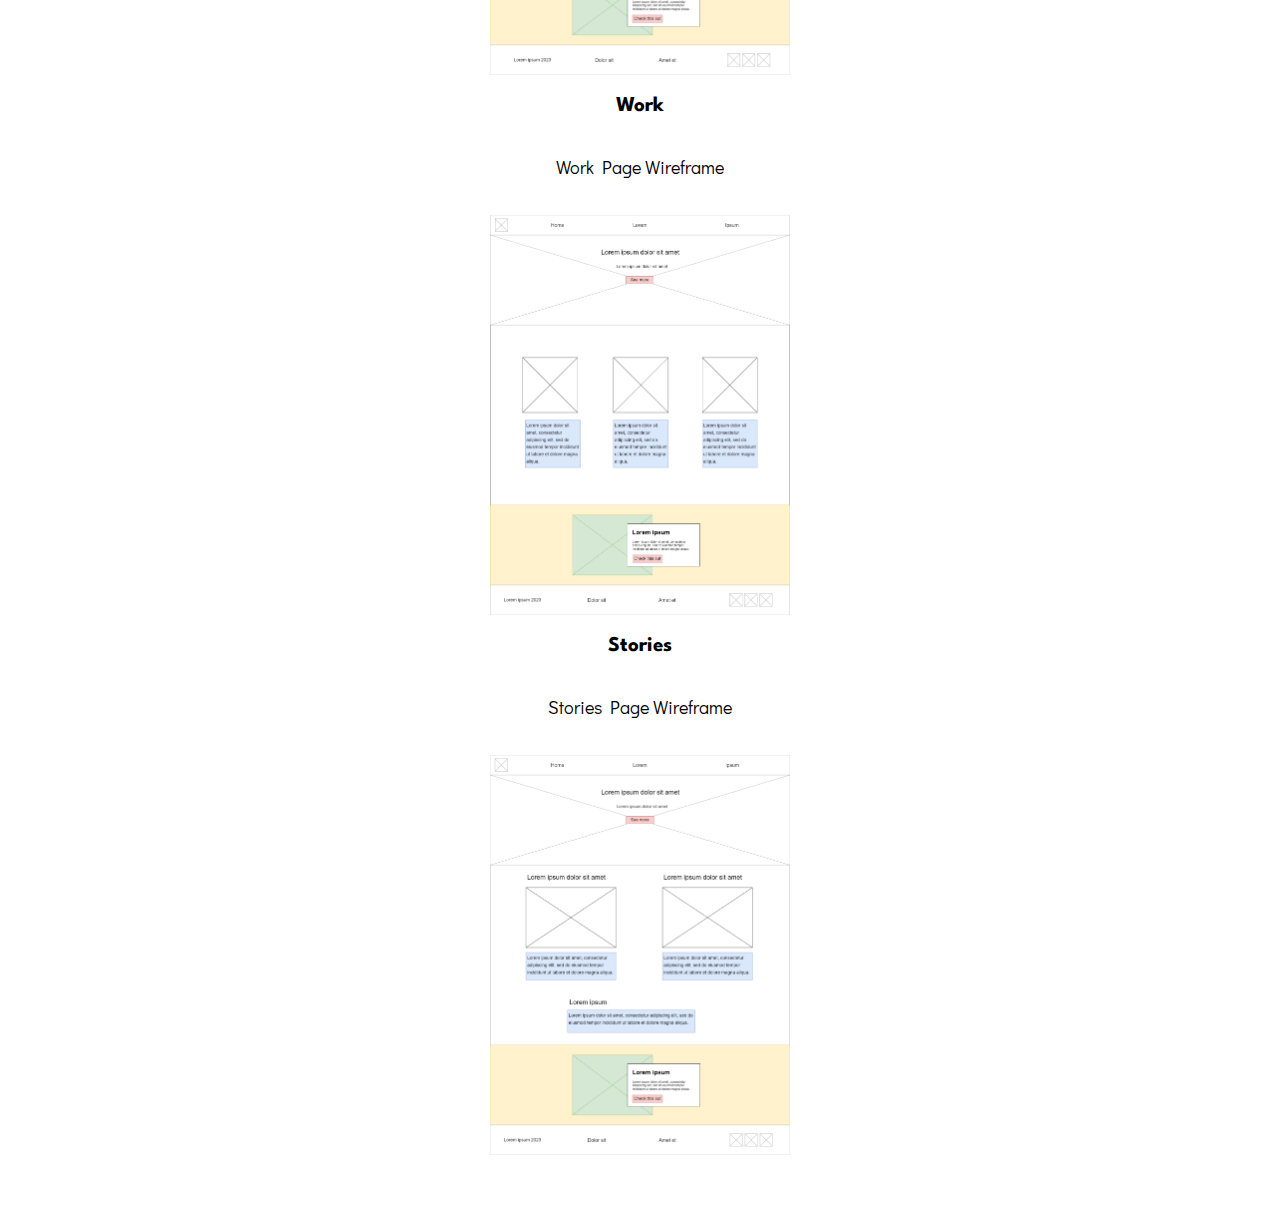
<file: design4triumph/site-plan.html>
<!DOCTYPE html>
<html lang="en-us">
    
  <head>
    <meta charset="utf-8">
    <title>Site Plan</title>
    <link type="text/css" rel="stylesheet" href="styles/site-plan.css">
  </head>

  <body>
    <header>
      <h1> Design4Triumph Site Plan</h1>
      <h2>Luan Loureiro</h2>
      <h2>WDD 130-A3</h2>
      <!-- In the header above, add the name or your site, your name and class number. For example if you are in section 3 you would put WDD 130.03 -->
    </header>
    <main>

      <!-- ------------------------Steps 2-3------------------------------ -->
      <hr>
      <h2>Overview</h2>
      <h3>Purpose</h3>
      <p>Design4Triumph is an online portfolio showcasing my web development and design skills,
         featuring a collection of past projects that demonstrate expertise in creating interactive and user-friendly websites. 
         Its primary purpose is to connect with potential employers and clients, providing a visual representation of capabilities. 
         This easily navigable platform is tailored for anyone interested in exploring my work and services,
         playing a vital role in advancing my web development career and establishing a strong digital presence in the industry.</p>


      <h3>Audience</h3>
      <p>Potential Employers: This website serves as a professional showcase to impress potential employers, highlighting skills and achievements in web development and design. And
         General Visitors: The website offers an easily navigable platform for anyone, providing a user-friendly experience for those exploring my work and services.</p>

      <hr>
      <h2>Branding</h2>
      <h3>Website Logo</h3>
      <!-- Replace this with some sort of logo for your site.  A logo can be as simple as the name of your site in a nice font :) -->
      <img src="images/design4triumph-logo.png" alt="Logo image">
      <hr>
      <h2>
        Style Guide
      </h2>

      <!-- ------------------------Steps 4-8------------------------------ -->

      <h3>
        Color Palette
      </h3>
      <!--  The colors you choose for a website are one of the most important decisions you will make. Follow the instructions on the activity in iLearn then return and replace the color codes below with the hex color codes (the 6 digit numbers that show at the bottom of each color) for the colors you have chosen below.  You should have at least 2 colors but do not have to fill in all 4 if you do not need them.  -->

      <!-- Copy and paste the URL to your finished palette below Make sure to paste it into both spots -->
      Palette URL: <a href="https://coolors.co/000000-ffcc00-fb8500-219ebc-8ecae6-ffffff" target="_blank">https://coolors.co/000000-ffcc00-fb8500-219ebc-8ecae6-ffffff</a>


      <table class="colors">
        <tr><th>Primary</th><th>Secondary</th><th>Accent 1</th><th>Accent 2</th><th>Accent 3</th><th>Accent 4</th></tr>
        <!-- Replace the numbers in the boxes below with your hex color codes. Then switch to the site-plan.css file and change your colors there as well. -->
        <tr><td class="primary">black</td><td class="secondary">#FFCC00</td><td class="accent1">#FB8500</td><td class="accent2">#219EBC</td><td class= "accent3">#8ECAE6</td> <td class= "accent4">#FFFFFF</td></tr>
      </table>

      <!-- ------------------------Step 9------------------------------ -->

      <h3>
        Typography
      </h3>
      <!-- Choose a font for your paragraphs (body copy) and headlines. What font(s) have you chosen? Why did you choose what you did?  Make sure to review the list of web safe fonts at W3Schools.org as a starting point.  Think also about which of your colors above you might use for background and font colors. -->

      <h4>
        Heading Font: League Spartan  <!-- change this -->
      </h4>
      <h4>
        Paragraph Font: Didact Gothic, Open Sans  <!-- change this -->
      </h4>
      <h3>
        Normal paragraph example
      </h3>
      <p>
        Lorem ipsum dolor sit amet, consectetur adipiscing elit, sed do eiusmod tempor incididunt ut labore et dolore magna aliqua. Ut enim ad minim veniam, quis nostrud exercitation ullamco laboris nisi ut aliquip ex ea commodo consequat. Duis aute irure dolor in reprehenderit in voluptate velit esse cillum dolore eu fugiat nulla pariatur. Excepteur sint occaecat cupidatat non proident, sunt in culpa qui officia deserunt mollit anim id est laborum.
      </p>
      <h3>
        Colored paragraph example
      </h3>
      <p class="colored">
        Lorem ipsum dolor sit amet, consectetur adipiscing elit, sed do eiusmod tempor incididunt ut labore et dolore magna aliqua. Ut enim ad minim veniam, quis nostrud exercitation ullamco laboris nisi ut aliquip ex ea commodo consequat. 
      </p>

      <!-- ------------------------Step 10------------------------------ -->

      <h3>
        Navigation
      </h3>
      <!-- Think about how you want your navigation bar to look. In the site-plan.css file change the colors to your colors to get the look you desire. --> 
      <nav>
        <a href="#">Home</a>
        <a href="#">Work</a>
        <a href="#">Stories</a>
      </nav>
      <hr>
      <h2>
        Site Map
      </h2>
      <div class="sitemap">
        <div class="sm-home">
          Home
        </div>
        <div class="sm-page2">
          Work <!-- change this -->
        </div>
        <div class="sm-page3">
          Stories <!-- change this -->
        </div>

        <div class="top">
          &nbsp;
        </div>
        <div class="left">
          &nbsp;
        </div>
        <div class="right">
          &nbsp;
        </div>

      </div>

      <!-- --------Content Section -------------- -->
      <hr>
      <h2>
        Content
      </h2>
      <h3>Home page</h3>
      <p>Welcome to Design4Triumph, your gateway to the world of creative web development and design</p>
      <p>Introduction:
        Hi there! I'm Luan, and I'm thrilled to have you here. Web development and design aren't just my profession; they're my passion. 
        At Design4Triumph, I'm dedicated to creating visually appealing and interactive websites that leave a lasting impression. 
        My journey in the world of web development is a story of challenges, learning, and growth. Join me as we explore this exciting field together.
      </p>
      <p>Featured Project:
        Discover my featured project that encapsulates my design philosophy. Whether it's a sleek e-commerce site or an engaging blog platform, 
        this project demonstrates my ability to blend creativity and functionality seamlessly.
      </p>
      <p>Project Highlights:
        As a web developer, I've had the privilege of working on diverse projects, each with its unique challenges and innovations. 
        From responsive designs to optimizing user experiences, my projects reflect a commitment to excellence. 
        Explore some of my recent work and see how I've helped clients transform their digital presence.
      </p>
      <p>What Clients Say:
        Don't just take my word for it; hear what my clients and employers have to say about my work. 
        Their feedback speaks to my dedication and expertise in web development and design.
      </p>

      <p>Images for the Home page</p>
        <img src="images/computer-image-for-home-page.png" alt="image for homepage">
        <img src="images/hero-image-home-page.jpg" alt="image for homepage">
        <img src="images/rsz_1pexels-pixabay-270408.jpg" alt="image for homepage">
        <img src="images/rsz_luan_loureiro_picture.jpg" alt="image for homepage">
        <img src="images/bench-accounting-C3V88BOoRoM-unsplash.jpg">
        <img src="images/domenico-loia-hGV2TfOh0ns-unsplash.jpg">





      <h3>Work</h3>
      <p>Exploring My Web Development Journey</p>
      <p>Web development is more than just lines of code:
      Dive into a collection of works that provide a behind-the-scenes look at my journey. 
      From tackling complex coding issues to the joy of a successful project launch, these stories offer a glimpse into the life of a web developer.
      <p>Project: Dry Oar - Navigating Success</p>
      <p>Welcome to the showcase of one of my latest triumphs in web development - "Dry Oar." 
      This project presented an exciting challenge, and through creativity and technical expertise, it has become a testament to my skills.
      </p>
      <p>Overview:         
      Dry Oar is an e-commerce website designed to cater to outdoor enthusiasts and adventurers. 
      The idea behind this project was to create an online platform where individuals could easily find and purchase high-quality outdoor gear. 
      The name "Dry Oar" itself represents the concept of a smooth and seamless outdoor experience.
      </p>
      <p>Key Features:
      User-Friendly Interface: Navigating the website is as smooth as rowing with a dry oar. The user interface is intuitive, 
      ensuring that customers can find the outdoor gear they need effortlessly.
        
      </p>  
      <p>Images for the Work Page </p>
        <img src="images/Screenshot-1.jpg" alt="image for work page">
        <img src="images/Screenshot-2.jpg" alt="image for work page">
        <img src="images/Screenshot-3.jpg" alt="image for work page">
        <img src="images/river-evening-wide.jpg" alt="image for work page">
        <img src="images/river-wide2.jpg" alt="image for work page">

      <h3>Stories</h3>
      <p>Insights and Inspirations</p>
      <p>"Designing for Adventure: The Dry Oar Project"
        In this post, we're delving into the behind-the-scenes of our recent project, "Dry Oar." Creating an e-commerce platform for outdoor enthusiasts was both thrilling and challenging. Here's a closer look at the journey.
      </p> 
      <p>The Concept and The Development Process:</p>
      <p>The idea behind "Dry Oar" was to create a user-friendly platform that offers a diverse range of outdoor gear. We
            wanted it to be more than just a website; it needed to embody the spirit of adventure.
            Developing "Dry Oar" was a journey in itself. We faced several challenges, including the need for a responsive
            design and ensuring secure financial transactions. We adopted a mobile-first approach to make the website accessible
            to all, and integrated trusted payment gateways to provide a safe shopping experience.
      </p>
      <p>Lessons Learned:</p>
      <p>Every project comes with its lessons. "Dry Oar" taught us the importance of adaptability and customer-centric design.
            It's not just about creating a website; it's about crafting an experience.
            The success of "Dry Oar" is just the beginning. We're committed to continuously improving the platform and expanding
            our product range. The adventure never ends.
      </p>
      <p>Join the Adventure:        
      <p>Stay tuned for more exciting projects and insights on web development and design. Our commitment to excellence drives us forward, and we're excited to share the ride with you.        
      </p>
      
      <p>Images for the Stories Page</p>
        <img src="images/human-resources-management-concept265393.jpg" alt="image for stories page">
        <img src="images/pexels-pixabay-207896.jpg" alt="image for stories page">
        <img src="images/rafting59-600.jpg" alt="image for stories page">
        <img src="images/rafting65-600.jpg" alt="image for stories page">
        

      <hr>
      <h2>
        Wireframes
      </h2>
      <p>
        Create three wireframes for your site. One for each page and list them here</p>

      <h3>Home</h3>
      <p>         
        Home Page Wireframe
      </p>
      <img src="images/homepage.png" alt="home page wireframe">

      <h3>Work</h3>
      <p>         
        Work Page Wireframe
      </p>
      <img src="images/workpage.png" alt="work page wireframe">

      <h3>Stories</h3>
      <p>         
        Stories Page Wireframe
      </p>
      <img src="images/storiespage.png" alt="stories page wireframe">
    </main>
  </body>

</html>
</file>
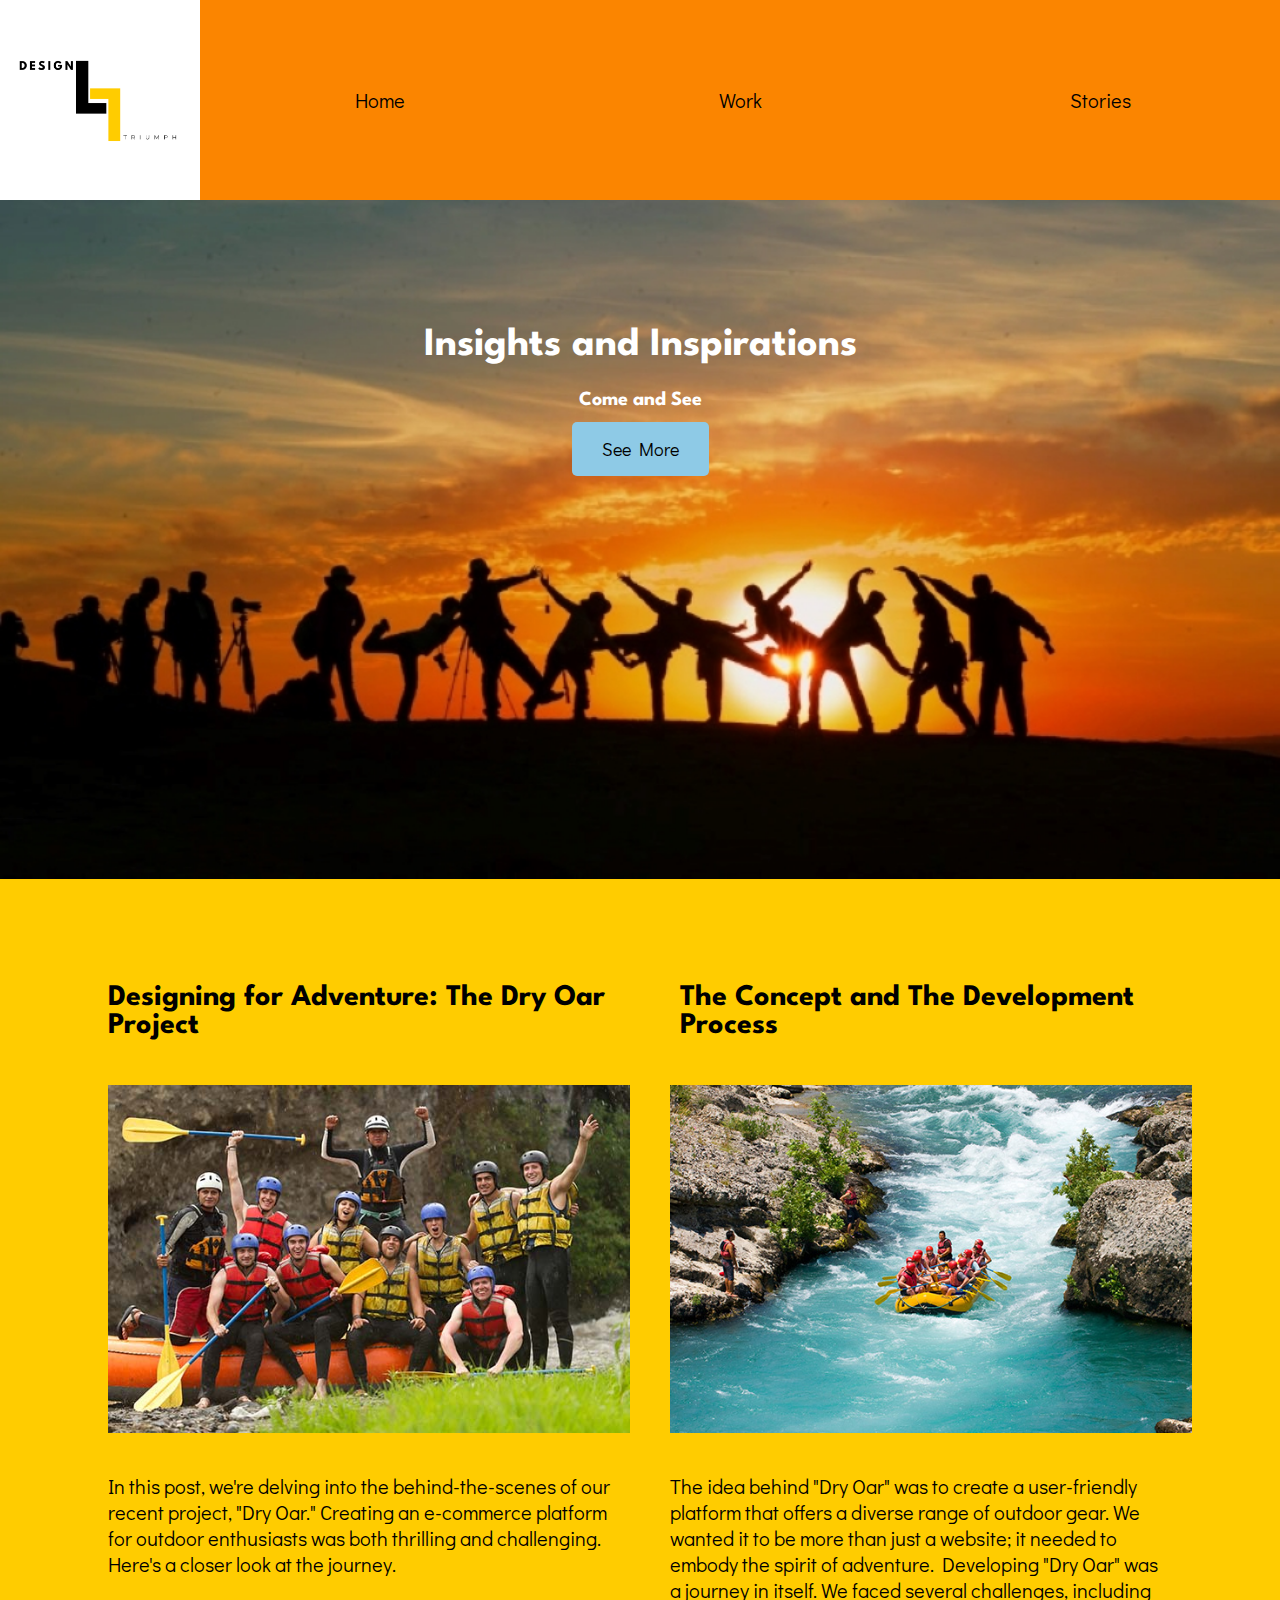
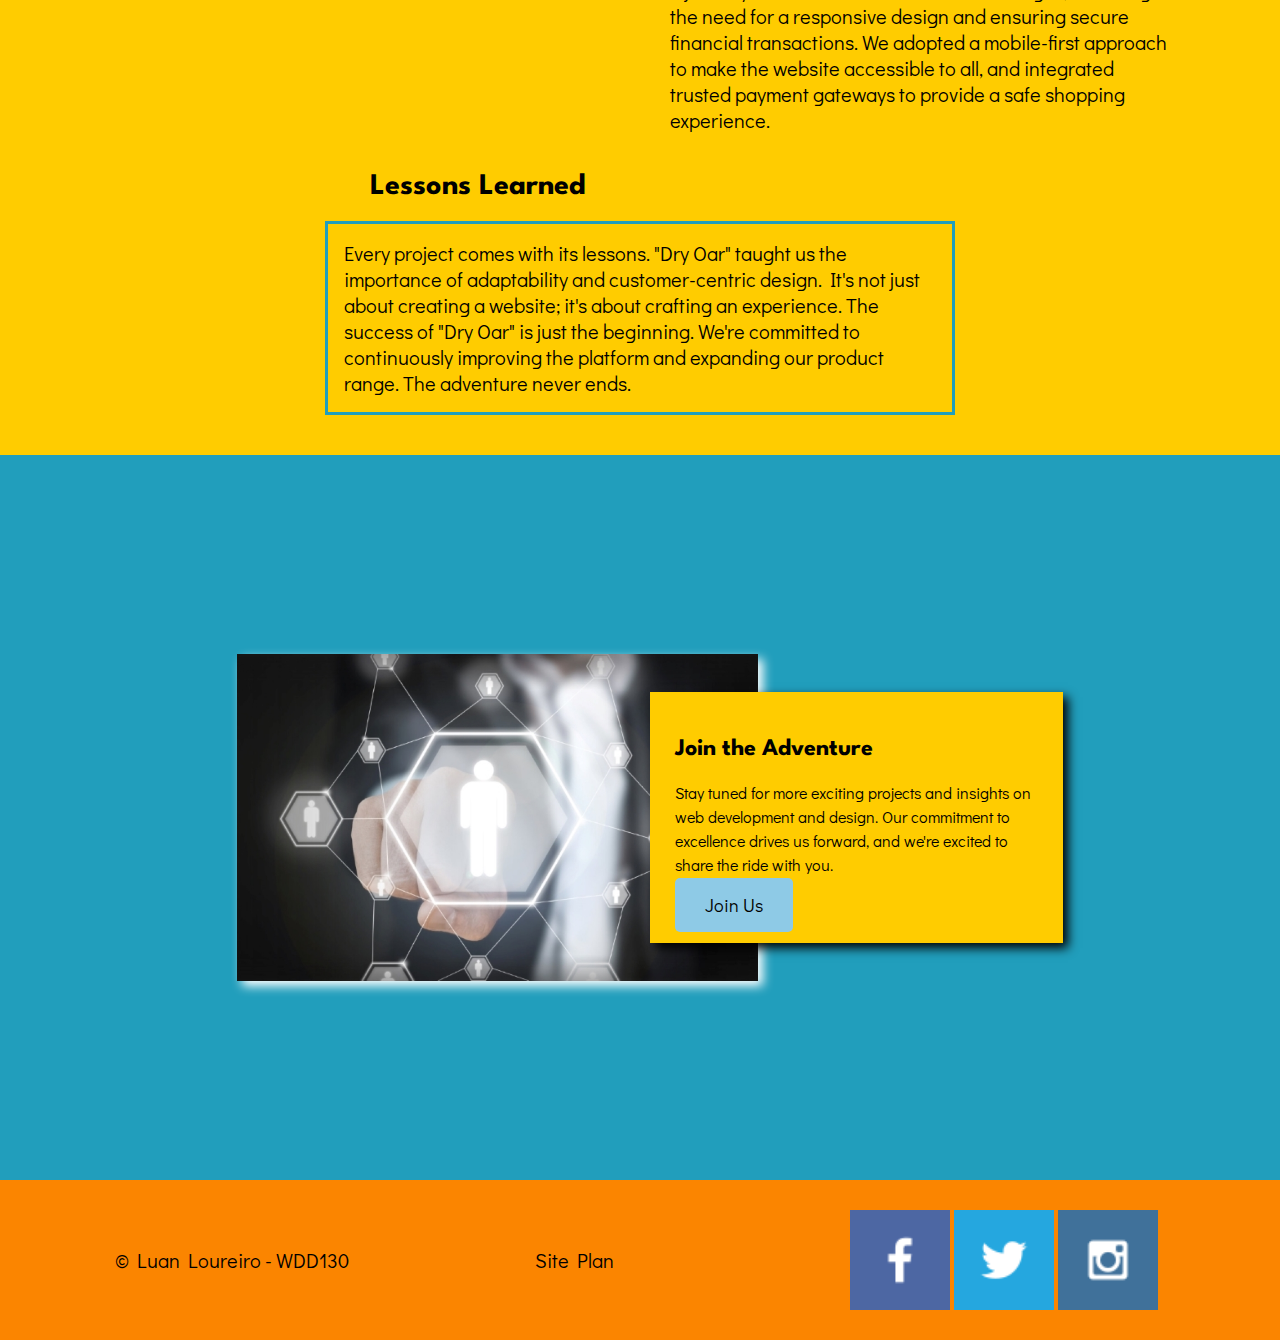
<file: design4triumph/stories.html>
<!DOCTYPE html>
<html lang="en">
<head>
    <meta charset="UTF-8">
    <meta name="viewport" content="width=device-width, initial-scale=1.0">
    <title>Design 4 Triumph Stories</title>
    <link rel="stylesheet" href="styles/style.css">
</head>
<body>
    <div class="content">
        <header>
                <a href="index.html" class="logo-link">
                    <img class="logo" src="images/design4triumph-logo.png" alt="Logo">
                </a>
            <nav>
                <a class="nav-item" href="index.html">Home</a>
                <a class="nav-item" href="work.html">Work</a>
                <a class="nav-item" href="stories.html">Stories</a>
            </nav>
        </header>
        <div id="hero">
            <div id="hero-box">
                <img id="hero-img" src="images/pexels-pixabay-207896.jpg" alt="River wide image">
            </div>
            <section id="hero-msg">
                <h1 class="home-title">Insights and Inspirations</h1>
                <h4>Come and See</h4>
                <div class="button-box">
                    <a class="see-more" href="work.html">See More</a>
                </div>
            </section>
        </div>
    <main class="stories-grid">
        <img class="str-1" src="images/rafting59-600.jpg" alt="image for stories page">
        <h2 class="str-title-1">Designing for Adventure: The Dry Oar Project</h2>
        <p class="str-text-1">In this post, we're delving into the behind-the-scenes of our recent project, "Dry Oar." Creating an e-commerce
            platform for outdoor enthusiasts was both thrilling and challenging. Here's a closer look at the journey.
        </p>
        
        <img class="str-2" src="images/rafting65-600.jpg" alt="images for stories page">
        <h2 class= "str-title-2">The Concept and The Development Process</h2>
        <p class="str-text-2">The idea behind "Dry Oar" was to create a user-friendly platform that offers a diverse range of outdoor gear. We
            wanted it to be more than just a website; it needed to embody the spirit of adventure.
            Developing "Dry Oar" was a journey in itself. We faced several challenges, including the need for a responsive
            design and ensuring secure financial transactions. We adopted a mobile-first approach to make the website accessible
            to all, and integrated trusted payment gateways to provide a safe shopping experience.
        </p>

        <h2 class="str-title-3">Lessons Learned</h2>
        <p class="str-text-3">Every project comes with its lessons. "Dry Oar" taught us the importance of adaptability and customer-centric design.
            It's not just about creating a website; it's about crafting an experience.
            The success of "Dry Oar" is just the beginning. We're committed to continuously improving the platform and expanding
            our product range. The adventure never ends.

        <div id="stories-background"></div>
        <img class="stories" src="images/human-resources-management-concept265393.jpg" alt="images for stories page">
        <section class="msg-2">
            <h2>Join the Adventure</h2>
            <p>Stay tuned for more exciting projects and insights on web development and design. Our commitment to excellence drives
            us forward, and we're excited to share the ride with you.
            </p>
            <a class='join' href="work.html">Join Us</a>
        </section>

    </main>
    <footer>
        <p class= "copyright">&copy; Luan Loureiro - WDD130</p>
        <a class="ft-link" href="site-plan.html">Site Plan</a>
        <div class="social">
            <a href="https://facebook.com" target="_blank">
                <img src="images/facebook.png" alt="fb icon">
            </a>
            <a href="https://twitter.com" target="_blank">
                <img src="images/twitter.png" alt="twitter icon">
            </a>
            <a href="https://instagram.com" target="_blank">
                <img src="images/instagram.png" alt="instagram icon">
            </a>
        </div>
    </footer>
    </div>
</body>
</html>
</file>
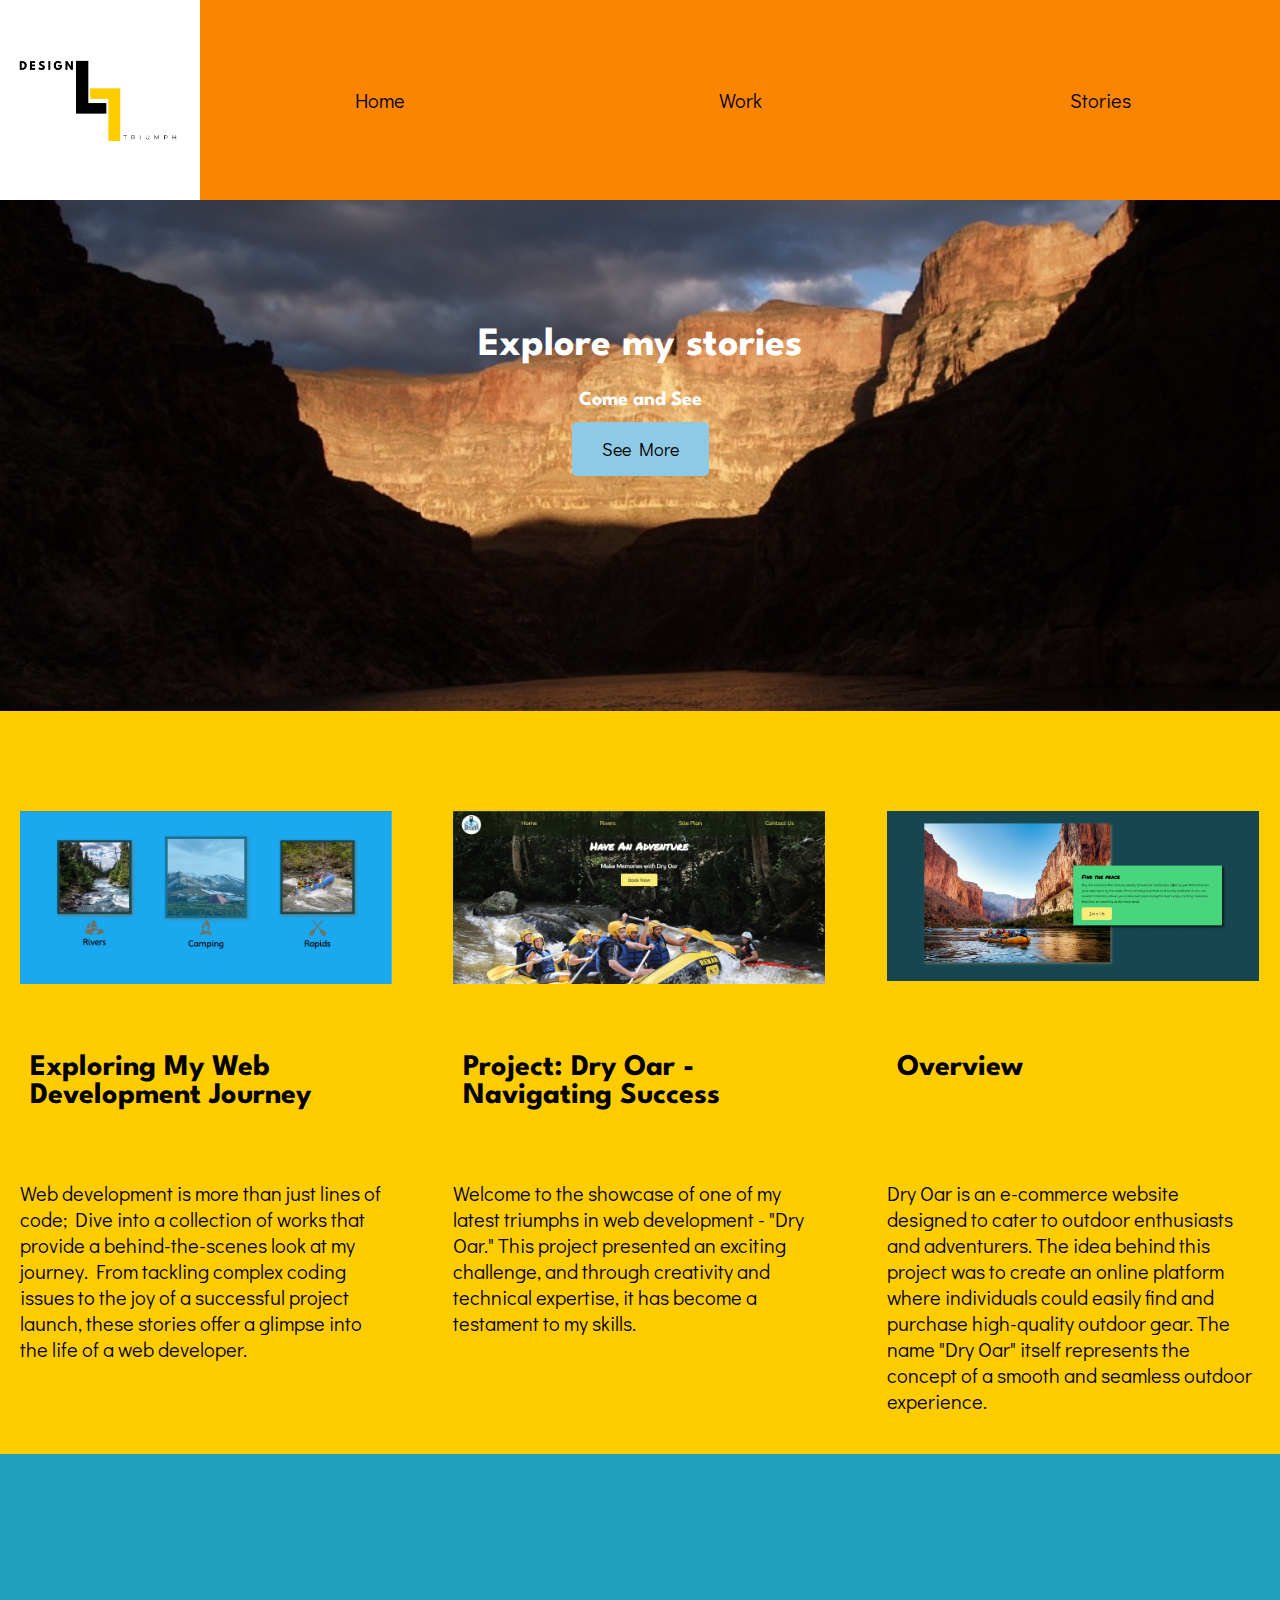
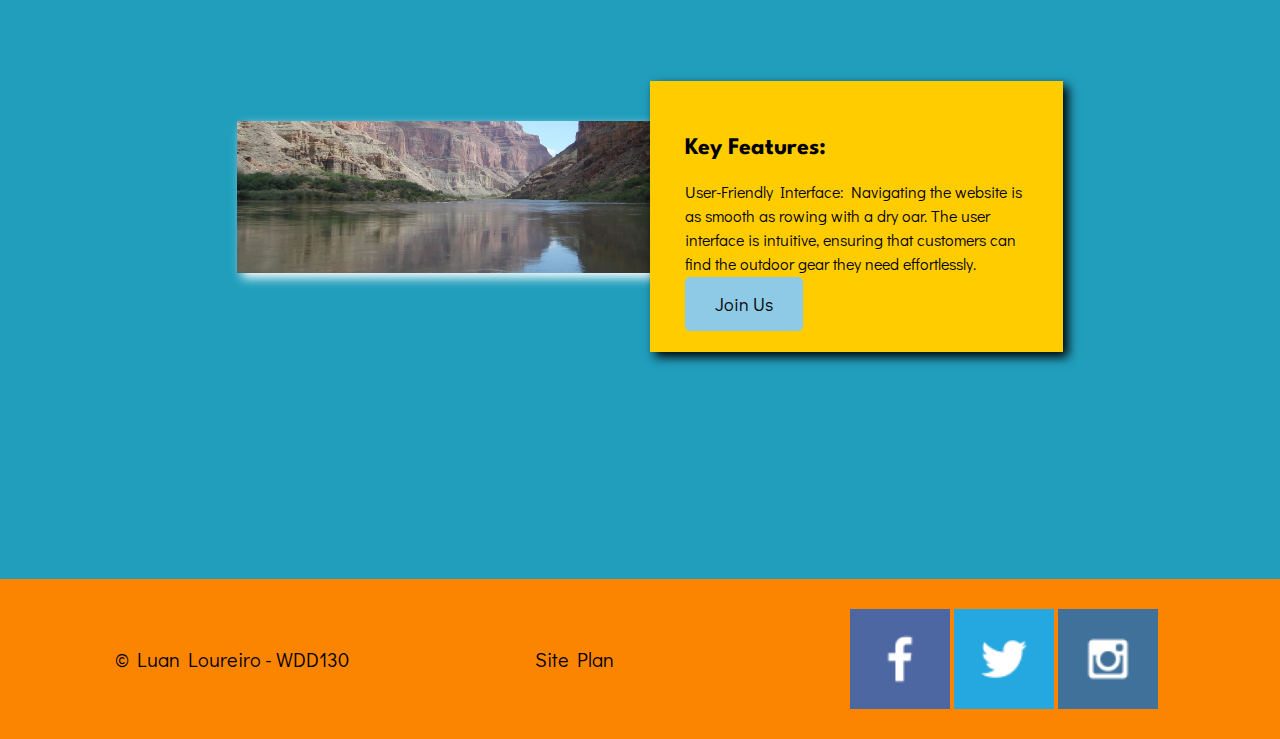
<file: design4triumph/work.html>
<!DOCTYPE html>
<html lang="en">

<head>
    <meta charset="UTF-8">
    <meta name="viewport" content="width=device-width, initial-scale=1.0">
    <title>Design 4 Triumph Work</title>
    <link rel="stylesheet" href="styles/style.css">
</head>

<body>
    <div class="content">
        <header>
            <a href="index.html" class="logo-link">
                <img class="logo" src="images/design4triumph-logo.png" alt="Logo">
            </a>
            <nav>
                <a class="nav-item" href="index.html">Home</a>
                <a class="nav-item" href="work.html">Work</a>
                <a class="nav-item" href="stories.html">Stories</a>
            </nav>
        </header>
        <div id="hero">
            <div id="hero-box">
                <img id="hero-img" src="images/river-evening-wide.jpg" alt="River wide image">
            </div>
            <section id="hero-msg">
                <h1 class="home-title">Explore my stories</h1>
                <h4>Come and See</h4>
                <div class="button-box">
                    <a class="see-more" href="stories.html">See More</a>
                </div>
            </section>
        </div>

        <main class="work-grid">
            <img class="screenshot-1" src="images/Screenshot-1.jpg" alt="image for work page">
            <h2 class="sct-title-1">Exploring My Web Development Journey</h2>
            <p class="sct-text-1"> Web development is more than just lines of code;
                Dive into a collection of works that provide a behind-the-scenes look at my journey.
                From tackling complex coding issues to the joy of a successful project launch, these stories offer a
                glimpse into the life of a web developer.</p>

            <img class="screenshot-2" src="images/Screenshot-2.jpg" alt="image for work page">
            <h2 class="sct-title-2">Project: Dry Oar - Navigating Success</h2>
            <p class="sct-text-2">Welcome to the showcase of one of my latest triumphs in web development - "Dry Oar."
                This project presented an exciting challenge, and through creativity and technical expertise, it has
                become a testament to my skills.
            </p>

            <img class="screenshot-3" src="images/Screenshot-3.jpg" alt="image for work page">
            <h2 class="sct-title-3">Overview</h2>
            <p class="sct-text-3">Dry Oar is an e-commerce website designed to cater to outdoor enthusiasts and
                adventurers.
                The idea behind this project was to create an online platform where individuals could easily find
                and purchase high-quality outdoor gear.
                The name "Dry Oar" itself represents the concept of a smooth and seamless outdoor experience.
            </p>

            <div id="work-background"></div>
            <img class="mountains" src="images/river-wide2.jpg" alt="image for work page">
            <section class="msg-1">
                <h2>Key Features:</h2>
                <p>User-Friendly Interface: Navigating the website is as smooth as rowing with a dry oar. The user
                    interface is intuitive,
                    ensuring that customers can find the outdoor gear they need effortlessly.
                </p>
                <a class='join' href="stories.html">Join Us</a>
            </section>

        </main>

        <footer>
            <p class="copyright">&copy; Luan Loureiro - WDD130</p>
            <a class="ft-link" href="site-plan.html">Site Plan</a>
            <div class="social">
                <a href="https://facebook.com" target="_blank">
                    <img src="images/facebook.png" alt="fb icon">
                </a>
                <a href="https://twitter.com" target="_blank">
                    <img src="images/twitter.png" alt="twitter icon">
                </a>
                <a href="https://instagram.com" target="_blank">
                    <img src="images/instagram.png" alt="instagram icon">
                </a>
            </div>
        </footer>
    </div>
</body>

</html>
</file>
<file: challenge/styles.css>
body, h1, p {
    margin: 0;
    padding: 0;
}


header {
    background-color: steelblue;
    color: white;
    text-align: center;
    padding: 10px;
}
header a:hover {
    color: black;
    background-color:steelblue;
}
img{
    width:20%;
    display: block;
    margin: 0 auto;
}

main {
    max-width: 800px;
    margin: 0 auto;
    padding: 20px;
}
section {
    margin-bottom: 20px;
}

h2 {
    color: steelblue;
}


footer {
    background-color: steelblue;
    color: white;
    text-align: center;
    padding: 10px;
    font-size: 0.8em;
}
</file>
<file: design4triumph/styles/style.css>
@import url('https://fonts.googleapis.com/css2?family=Didact+Gothic&family=League+Spartan&family=Open+Sans&display=swap');

/* Root rules to apply to all aspects of the CSS */

:root {
    --primary-color: #000000   ;
    --secondary-color: #FFCC00 ;
    --accent1-color: #FB8500;
    --accent2-color: #219EBC;
    --accent3-color: #8ECAE6;
    --accent4-color: white;
}
/* *, *::before, *::after{
    box-sizing: border-box; */

/* new*/
* {box-sizing: border-box}
body {font-family: 'League Spartan', sans-serif; margin:0}
.mySlides {display: none;}
img {vertical-align: middle;}

/* Slideshow container */
.slideshow-container {
    width: 100%;
    position: relative;
    margin: auto;
    grid-column: 1/-1;
    grid-row: 1/4;
  }
  
  /* Next & previous buttons */
  .prev, .next {
    cursor: pointer;
    position: absolute;
    top: 50%;
    width: auto;
    padding: 16px;
    margin-top: -22px;
    color: white;
    font-weight: bold;
    font-size: 18px;
    transition: 0.6s ease;
    border-radius: 0 3px 3px 0;
    user-select: none;
  }
  
  /* Position the "next button" to the right */
  .next {
    right: 0;
    border-radius: 3px 0 0 3px;
  }
  
  /* On hover, add a black background color with a little bit see-through */
  .prev:hover, .next:hover {
    background-color: rgba(0,0,0,0.8);
  }
  
  /* Caption text */
  .text {
    color: var(--accent1-color);
    background-color: var(--accent3-color);
    font-size: 2em;
    padding: 8px 12px;
    position: relative;
    bottom: 8px;
    width: 100%;
    text-align: center;
  }
  
  /* Number text (1/3 etc) */
  .number-text {
    color: #f2f2f2;
    font-size: 12px;
    padding: 8px 12px;
    position: absolute;
    top: 0;
}

.dot-placement{ 
    justify-self: center;
    grid-row: 4;
    grid-column: 1/-1;
    align-self: center;
    z-index: 3;
}

  
  /* The dots/bullets/indicators */
  .dot {
    cursor: pointer;
    height: 15px;
    width: 15px;
    margin: 0 2px;
    background-color: #bbb;
    border-radius: 50%;
    display: inline-block;
    transition: background-color 0.6s ease;


  }
  .active, .dot:hover {
    background-color: #717171;
  }
  
  /* Fading animation */
  .fade {
    animation-name: fade;
    animation-duration: 1.5s;
  }
  
  @keyframes fade {
    from {opacity: .4} 
    to {opacity: 1}
  }

/*end */

/*stories page */

.stories-grid{
    display: grid;
    grid-template-columns: repeat(12, 1fr);
    gap: 1em 1em;
    margin-top: 4em;
}
.str-1{
    grid-column: 2/7;
    grid-row: 2/3;
    width: 100%;
}
.str-1:hover {
    opacity: .6;
    transform: scale(1.1);
}  
.str-title-1{
    grid-column: 2/7;
    grid-row: 1;
}
.str-text-1{
    grid-column: 2/7;
    text-align: left;

}
.str-2{
    grid-column: 7/12;
    grid-row: 2/3;
    width: 100%;
    margin-left: 1em;

}
.str-2:hover {
    opacity: .6;
    transform: scale(1.1);
}  
.str-title-2{
    grid-column: 7/12;
    grid-row: 1;
    margin-left: 1em;

}
.str-text-2{
    grid-column: 7/12;
    grid-row: 3/4;
    margin-left: 1em;
    text-align: left;
    
}
.str-title-3{
    grid-column: 4/7;
    grid-row: 4;
    text-align:center;
    margin: 0;
}
.str-text-3{
    margin-top: 0;
    grid-column: 4/10;
    grid-row: 5/6;
    background-color: var(--secondary-color);
    border: 3px solid var(--accent2-color);
    z-index: 2;
    align-self: center;
    padding: 1rem; 
    text-align: left;
   
}

#stories-background{
    height: 725px;
    background-color: var(--accent2-color);
    grid-column: 1/-1;
    grid-row: 6/9;

}
.stories{
    margin: 2em 1em;
    width: 100%;
    grid-column: 3/8;
    grid-row: 7/8;
    box-shadow: 5px 5px 10px var(--accent4-color);

}
.msg-2{
    background-color: var(--secondary-color);
    grid-column: 7/11;
    grid-row: 7/8;
    font-size: .8em;
    line-height: 1.5em;
    padding: 25px;
    margin: auto;
    box-shadow: 5px 5px 10px  

}

/*end*/


body {

    font-family: "Didact Gothic", "Open Sans", sans-serif;
    background-color: white;
    color: black;
    font-size: 20px;
}

h1,h2,h3,h4,h5,h6 {
    font-family: "League Spartan", sans-serif;
}

a {
    text-decoration: var(--secondary-color);
    color: #000000;
}

img {
    width: 100px;

}

.content {
    max-width: 1600px;
    margin: 0 auto;
    background-color: var(--secondary-color);
}
.slide-1, .slide-2, .slide-3{
    width:100% 
}

/*start work page*/
#hero {
    display: grid;
    grid-template-columns: 1fr 3fr 1fr;            
}
#hero-msg {
    grid-column: 2/3;
    grid-row: 1/2;
    margin-top: 100px;
    
}
#hero-msg h1, #hero-msg h4 { 
    text-align: center;
    color: white;
} 
#hero-box {
    grid-column: 1/4;
    grid-row: 1/3;
}
#hero-img{
    width: 100%;
}
.work-grid{
    display: grid;
    grid-template-columns: repeat(12, 1fr);
    gap: 1em 1em;
    margin-top: 4em;
}
.screenshot-1{
    margin: 1em;
    grid-column: 1/5;
    grid-row: 1/4;
    width: 90%;
}
.screenshot-1:hover {
    opacity: .6;
    transform: scale(1.1);
}
.sct-title-1{
    margin: 1em;
    grid-column: 1/5;
    grid-row: 3;
}
.sct-text-1{
    margin: 1em;
    grid-column: 1/5;
    grid-row: 4;
}
.screenshot-2{
    margin: 1em;
    grid-column: 5/9;
    grid-row: 1/3;
    width: 90%;
}
.screenshot-2:hover {
    opacity: .6;
    transform: scale(1.1);
}
.sct-title-2{
    margin: 1em;
    grid-column: 5/9;
    grid-row: 3;
}
.sct-text-2{
    margin: 1em;
    grid-column: 5/9;
    grid-row: 4;
}
.screenshot-3{
    margin: 1em;
    grid-column: 9/13;
    grid-row: 1/3;
    width: 90%;
    
}

.screenshot-3 img {
    width: 100%;
    height: auto;
    display: block;
}

.screenshot-3:hover {
    opacity: .6;
    transform: scale(1.1);
}    
.sct-title-3{
    margin: 1em;
    grid-column: 9/13;
    grid-row: 3;
}
.sct-text-3{
    margin: 1em;
    grid-column: 9/13;
    grid-row: 4;
}
#work-background{
    height: 725px;
    background-color: var(--accent2-color);
    grid-column: 1/-1;
    grid-row: 5/8;
    
}
.mountains{
    margin: 2em 1em;
    width: 100%;
    grid-column: 3/8;
    grid-row: 6/7;
    box-shadow: 5px 5px 10px var(--accent4-color);

}
.msg-1{
    background-color: var(--secondary-color);
    grid-column: 7/11;
    grid-row: 6/7;
    font-size: .8em;
    line-height: 1.5em;
    padding: 35px;
    margin: auto;
    box-shadow: 5px 5px 10px    
}


/*end work page*/

header {
    display: grid;
    grid-template-columns: 200px auto;
    background-color: var(--accent1-color);
}

.logo-link{
    justify-self: center;
    align-self: center;
}

.logo{
    width: 100%;
}

nav {
    display: grid;
    grid-template-columns: repeat(auto-fit, minmax(3em, 1fr));
    justify-items: center;
    align-items: center;
}

.nav-item {
    padding: 2em;

}
.nav-item:hover{
    background-color: var(--accent3-color);
    color:black;
}

main{
    display: grid;
    grid-template-columns: repeat(12, 1fr);
    gap: 1em 1em;
}

.button-box {
    text-align: center;
    margin: 20px;
 
}
.see ,.see-more, .join{
    background-color: var(--accent3-color);
    color: black;
    text-decoration: none;
    font-size: 18px;
    padding: 15px 30px;
    margin-top: 50px;
    border-radius: 5px;
}    
.bkg{
    background-color: var(--secondary-color);
}

.sec-title{
    border-top: 3px solid black;
    z-index: 2;
    align-self: center;
    padding: 1rem;
    font-size: 2em;
}
.sec-text{
    background-color: var(--secondary-color);
    border: 3px solid var(--accent2-color);
    z-index: 2;
    align-self: center;
    padding: 1rem;

}
.sec-img-{
    z-index: 1;
}
.bkg-1{
    grid-column: 1/-1;
    grid-row: 5/7;
}
.sec-title-1{
    grid-column: 6/8;
    grid-row: 5;
    width: 100%;
    margin: 100px 0;
    margin-bottom: 0%;
}
.sec-text-1{
    grid-column: 6/12;
    grid-row: 6;
    margin: 100px 0;
    border-radius: 5px;
    padding: 2em;
    margin-top: 0%;
    
}
.sec-img-1{
    grid-column: 2/6;
    grid-row: 5/7;
    width: 100%;
    margin: 100px 0;
    border-radius: 5px;
    padding: 1em
}
.bkg-2{
    grid-column: 1/-1;
    grid-row: 7/9;
}
.sec-title-2{
    grid-column: 2/6;
    grid-row: 7;
    width: 100%;
    margin: 50px 0;
    margin-bottom: 0%; 
    text-align: left;
}
.sec-text-2{
    grid-column: 2/6;
    grid-row: 8;
    margin: 100px 0;
    margin-top: 0%;
    border-radius: 5px;
    padding: 1em;
    text-align: left; 
}
.sec-img-2{
    margin-top: 1em;
    grid-column: 6/12;
    grid-row: 7/9;
    width: 100%;
    margin: 100px 0;
    border-radius: 5px;
    padding: 1em
}
.bkg-3{
    grid-column: 1/-1;
    grid-row: 10/12;
}
.sec-title-3{
    grid-column: 5/9;
    grid-row: 9;
    margin: 50px 0;
    margin-bottom: 0%;
    text-align: left; 
}
.sec-text-3{
    grid-column:5/9; 
    grid-row:10;
    margin: 50px 0;
    margin-top: 0%;
    border-radius: 5px;
    padding: 2em;
}
.feedback{
    margin: 2em 1em;
    width: 100%;
    grid-column: 3/9;
    grid-row: 13/14;
    box-shadow: 5px 5px 10px var(--accent4-color);
}
#background{
    height: 725px;
    background-color: var(--accent2-color);
    grid-column: 1/-1;
    grid-row: 12/15;
}
main section img {
    box-sizing: border-box;
}
.msg {
    background-color: var(--secondary-color);
    font-size: .8em;
    line-height: 1.5em;
    padding: 35px;
    margin: auto;
    grid-column: 6/10;
    grid-row: 13/14;
    box-shadow: 5px 5px 10px;
}    
footer{
    
    display: grid;
    grid-template-columns: repeat(12, 1fr);
    background-color: var(--accent1-color);
    align-items: center;
    margin: 0 0 0 0;
    padding: 30px 10px;    
}
.social {
    grid-column: 9/12;
}

.copyright{
    grid-column: 2/5;
}
.ft-link{
    grid-column: 6/8;
}
footer .ft-link:hover {
    text-decoration: underline;
}

@media screen and (max-width: 900px) {
    body {
      font-size: 16px; 
    }
  
  
    .slideshow-container {
      grid-row: auto; 
    }
  
    .prev, .next {
      font-size: 14px; 
    }
  
    .work-grid {
      grid-template-columns: repeat(12, 1fr); 
    }
  
    .screenshot-1, .screenshot-2, .screenshot-3,
    .sct-title-1, .sct-title-2, .sct-title-3,
    .sct-text-1, .sct-text-2, .sct-text-3 {
      grid-column: 1/-1;
      grid-row: auto;
    }
    .see, .see-more, .join {
        font-size: 14px; 
        padding: 10px 20px;
      }
    #work-background {
        height: 500px;
        grid-row: 15;
    }
    .mountains{
        grid-row: 15;
        align-self: center;

    }
    .msg-1{
        grid-row: 15;
   
    }
  
  }
</file>
<file: wwr/styles/style.css>
@import url('https://fonts.googleapis.com/css2?family=Mooli&family=Permanent+Marker&display=swap');


#content {
    max-width: 1600px;
    margin: 0 auto;
}
body {
    background-color: #1aa8ef;
    font-family: 'Mooli', sans-serif;
    font-size: 22px;
    margin: 0;
    padding: 0;
}
.home-title {
    font-family: 'Permanent Marker', sans-serif;
    font-size: 2em;
    margin-top: 10px;
}
.msg h2 {
    background-color: #48d57e;
    font-family: 'Permanent Marker', sans-serif;
}
.book, .join {
    background-color: #f9ec77;
    color: black;
    text-decoration: none;
    font-size: 18px;
    padding: 15px 30px;
    margin-top: 50px;
    border-radius: 5px;
}    
.msg p {
    background-color: #48d57e;
    padding-bottom: 15px;
    font-size: 0.8em
}
.msg {
    background-color: #48d57e;
    font-size: .8em;
    line-height: 1.5em;
    padding: 35px;
    margin-top: 20px; 
    grid-column: 6 / 10;
    grid-row: 6 / 7;
    box-shadow: 5px 5px 10px;
}
nav a {
    text-align: center;
    color: #f9ec77;
    text-decoration: none;
    padding: 35px;    
}
nav {
    display: flex;
    justify-content: space-around;
}

#hero {
    display: grid;
    grid-template-columns: 1fr 3fr 1fr;
    margin-top: -100px; 
            
}
#hero-msg {
    grid-column: 2/3;
    grid-row: 1/2;
    margin-top: 100px;
}
#hero-msg h1, #hero-msg h4 { 
    text-align: center;
    color: white;
} 
#hero-box {
    grid-column: 1/4;
    grid-row: 1/3;
    z-index: -1;
}
.button-box {
    text-align: center;
    margin: 20px; 
}
main section {
    text-align: center;
}
#riversPage main section{
    text-align: left;
    font-size: 15px;
} 
.home-grid {
    display: grid;
    grid-template-columns: repeat(10, 1fr);   
}
#riversPage .home-grid{
    display: grid;
    grid-template-columns: repeat(10, 1fr);
}

#background {
    height: 725px;
    background-color: rgba(20, 30, 13, .7);
    grid-column: 1/11;
    grid-row: 4/9;
}    
h2 {
    margin: 0;
}
header {
    background-color: rgba(20, 30, 13, .7);
    display: grid;
    grid-template-columns: 150px auto;
}
a {
    text-decoration: none;
}
nav a:hover {
    background-color: white;
    color: #48d57e;
}
.book:hover, .join:hover {
    background-color: white;
}
.card-img{
    border: 10px solid rgba(20, 30, 13, .7);
    width: 100%;
    transition: transform .5s;
    box-shadow: 5px 5px 10px #6f7364;
}
.mountains{
    width: 100%;
    grid-column: 2/7;
    grid-row: 5/8;
    box-shadow: 5px 5px 10px #6f7364;
}
#riversPage .mountains{
    width: 100%;
    grid-column: 2/7;
    grid-row: 5/8;
    box-shadow: 5px 5px 10px #6f7364;
}
.card-img:hover {
    opacity: .6;
    transform: scale(1.1);
}
main section img {
    box-sizing: border-box;
}    
.logo, .icon {
    width: 80px;
    padding-top: 10px;
}
#logo_link {
    padding-top: 5px;
    justify-self: center;
    align-self: center;
}
#hero-img {
    width: 100%
}
.rivers-card {
    grid-column: 2/4;
    grid-row: 2/3;
    margin: 200px 0;
}
.camping-card {
    grid-column: 5/7;
    grid-row: 2/3;
    margin: 200px 0;
}
.rapids-card {
    grid-column: 8/10;
    grid-row: 2/3;
    margin: 200px 0;
}
.mountains {
    grid-column: 2/7;
    grid-row: 5/8;
}
.colorado-card {
    grid-column: 2/4;
    grid-row: 2/3;
    margin: 200px 0;
    background-color: #48d57e;
    border-radius: 5px;
    padding: 1em;    
}
.colorado-card .card-img {
    margin-bottom: 20px;
}
.salmon-card {
    grid-column: 5/7;
    grid-row: 2/3;
    margin: 200px 0;
    background-color: #48d57e;
    border-radius: 5px;
    padding: 1em;    
}
.salmon-card .card-img {
    margin-bottom: 20px;
}
.narrow-card {
    grid-column: 8/10;
    grid-row: 2/3;
    margin: 200px 0;
    background-color: #48d57e;
    border-radius: 5px;
    padding: 1em;    
}
.narrow-card .card-img {
    margin-bottom: 20px;
}    
footer {
    background-color: #48d57e;
    padding: 25px 50px;
    margin-top: 200px;
    display: flex;
    justify-content: space-around;
    align-items: center;
}
footer a {
    text-decoration: none;
    background-color: #48d57e;
    color: #f9ec77;
}
footer p {
    font-size: 1.2em;
    background-color: #48d57e;
    color: #f9ec77;
}
footer p a:hover {
    text-decoration: underline;
    background-color: #1aa8ef;
}
footer .social img {
    padding-top: 15px;
}
@media screen and (max-width: 900px) {
    #hero, .home-grid {
        display: block;
        height: auto;
    }
    nav, footer {
        flex-direction: column;
    }
    nav a {
        display: block;
        padding: 15px;
    }
    #hero {
        margin-top: 0;
    }
    #hero-msg {
        margin-top: 0;
    }
    #hero-msg h4 {
        display: none;
    }
    .home-title {
        font-size: 25px;
        color: #6f7364;
    }
    .rivers-card, .camping-card, .rapids-card { 
        margin: 50px auto;
        width: 60%;
    }
    #background {
        display: none;
    }
    .mountains, .msg {
        width: 80%;
        display: block;
        margin: 0 auto;
    }
    footer {
        margin-top: 25px;
    }
}
</file>
<file: positionstyles.css>
/* CSS - Name: "positionstyles.css" */
/* Activity 1 styles */
.content1 {
  /* This is the parent of the activity 1 boxes. */
  display: grid;
  grid-template-columns: 1fr 1fr;
  justify-items: center;
  gap: 20px;
}
.red1 { 
  width: 100%; 
  height: 100px; 
  background-color: red;
  grid-column: 1/3; 

} 
.green1 {
  width: 200px; 
  height: 200px; 
  background-color: green; 

} 
.yellow1 {
  width: 200px; 
  height: 200px; 
  background-color: gold; 
} 
.blue1 {
  width: 100%; 
  height: 100px; 
  background-color: blue;
  grid-column: 1/3; 
} 
/* Activity 2 styles */ 
.content2 {
  /* This is the parent of the activity 2 boxes. */
  display: grid;
  grid-template-columns: repeat(5, 50px);
  grid-template-rows: repeat(5, 50px);
}
.red2 {
  width: 100px; 
  height: 100px; 
  background-color: red;
  grid-column: 1/3;
  grid-row: 1/3;
} 
.green2 { 
  width: 100px; 
  height: 100px; 
  background-color: green;
  grid-column: 2/4;
  grid-row: 2/4; 
} 
.yellow2 {
  width: 100px; 
  height: 100px; 
  background-color: gold;
  grid-column: 3/5;
  grid-row: 3/5; 
} 
.blue2 {
  width: 100px; 
  height: 100px; 
  background-color: blue;
  grid-column: 4/6;
  grid-row: 4/6;  
} 
/* Activity 3 styles */ 
.content3 {
  /* This is the parent of the activity 3 boxes. */
  display: grid;
  width: 100%;
  height: 100%;
  grid-template-columns: 1fr 1fr;
  grid-column-gap: 10%;
}
.red3 {
  width: 100%; 
  height: 100px; 
  background-color: red;
  grid-column: 1/3; 
} 
.green3 {
  width: 1fr; 
  height: 150px; 
  background-color: green;
} 
.yellow3 {
  width: 1fr; 
  height: 150px; 
  background-color: gold;
} 
.blue3 {
  width: 100%;
  height: 100px; 
  background-color: blue;
  grid-column: 1/3; 
} 
/* Activity 4 styles */ 
.content4 {
  /* This is the parent of the activity 4 boxes. */
  display: grid;
  grid-template-columns: 1fr 1fr;
  grid-template-rows: 33.4% 33.4% 33.4%;
  grid-gap: 0;
  height: 400px;
}
.red4 {
  width: 100%;
  height: 400px;
  background-color: red;
  grid-column: 1/2;
  grid-row: 1/3;
} 
.green4 {
  width: 100%;
  height: 100%; 
  background-color: green;
  grid-column: 2/3;
  grid-row: 1/2;
} 
.yellow4 {
  width: 100%;
  height: 100%; 
  background-color: gold;
  grid-column: 2/3;
  grid-row: 2/3; 
} 
.blue4 {
  width: 100%;
  height: 100%; 
  background-color: blue;
  grid-column: 2/3;
  grid-row: 3/4; 
} 
/* Activity 5 styles */ 
.content5 {
  /* This is the parent of the activity 5 boxes. */
  height: 400px;
}
.red5 { 
  width: 100%; 
  height: 100px; 
  background-color: red; 
} 
.green5 { 
  width: 200px; 
  height: 200px; 
  background-color: green;
  float: left; 

} 
.yellow5 {
  width: 100%; 
  height: auto; 
  background-color: gold; 

} 
.blue5 {
  width: 100%; 
  height: 100px; 
  background-color: blue; 
} 
/* Activity 6 styles */ 
.content6 {
  /* This is the parent of the activity 6 boxes. */
  display: grid;
  grid-template-columns: repeat(6, 1fr);
  grid-template-rows: repeat(6, 100px);
  grid-gap: 0;
  width: 600px;

}
.red6 {
  background-color: red;
  grid-column: 1/ span 4;
  grid-row: 1/3;
  z-index: 1;  
} 
.green6 {
  background-color: green;
  grid-column: 1/3;
  grid-row: 5/7;
  z-index: 3;   
} 
.yellow6 {
  background-color: gold;
  grid-column: 5/ span 2; 
  grid-row: 3/7;
  z-index: 4; 
} 
.blue6 {
  background-color: blue;
  grid-column: 2/ span 4;
  grid-row: 2/6;
  z-index: 2;

}


/* Do not make any changes below here */
.activity {
  width: 70%; 
  margin: 20px auto; 
  font-family: Arial, sans-serif; 
  border: 1px solid black; 
  padding: 10px; 
  clear:both; 
  overflow: auto;
} 

.hint {
  border: 1px solid grey;
  background: #e0e0e0;
  padding: .5em;
  position: relative;
  margin: 1em 0;
}
.hint h3 {
  margin: 0;
}
.hint:hover {
  background: #d0d0d0;
}
.hint > div {
  display: none;
}

.hint input[type=checkbox] {
  position: absolute;
  width: 100%;
  height: 100%;
  opacity: 0;
  z-index: 1;
  cursor: pointer;
}

.hint input[type=checkbox]:checked ~ div {
  display: block;
}

.hint i {
  position: absolute;
  transform: translate(-6px, 0);
  margin-top: 16px;
  right: 10px;
  top: -3px;
}
.hint i:before, .hint i:after {
  content: "";
  position: absolute;
  background-color: black;
  width: 3px;
  height: 9px;
}
.hint i:before {
  transform: translate(2px, 0) rotate(45deg);
}
.hint i:after {
  transform: translate(-2px, 0) rotate(-45deg);
}

.hint input[type=checkbox]:checked ~ i:before {
  transform: translate(-2px, 0) rotate(45deg);
}
.hint input[type=checkbox]:checked ~ i:after {
  transform: translate(2px, 0) rotate(-45deg);
}
.hint a {
  position: relative;
  z-index: 1;
}
</file>
<file: design4triumph/styles/site-plan.css>
/* if you are using any Google fonts change the font names below to your fonts. 
Any spaces in your font name should be replaced with a +. 
Fonts are separated by a | */
@import url('https://fonts.googleapis.com/css2?family=Didact+Gothic&family=League+Spartan&family=Open+Sans&display=swap');


:root {
  /* change the values below to your colors from your palette */
  --primary-color: #000000   ;
  --secondary-color: #FFCC00 ;
  --accent1-color: #FB8500;
  --accent2-color: #219EBC;
  --accent3-color: #8ECAE6;
  --accent4-color: white;

  /* change the values below to your chosen font(s) */
  --heading-font: "League Spartan", sans-serif;
  --paragraph-font: "Didact Gothic", "Open Sans", sans-serif;

  /* these colors below should be chosen from among your palette colors above */
  --headline-color-on-white: black;  /* headlines on a white background */ 
  --headline-color-on-color: black; /* headlines on a colored background */ 
  --paragraph-color-on-white: black; /* paragraph text on a white background */ 
  --paragraph-color-on-color: black; /* paragraph text on a colored background */ 
  --paragraph-background-color: #FFCC00;
  --nav-link-color: black;
  --nav-background-color: #FFCC00;
  --nav-hover-link-color: white;
  --nav-hover-background-color: #8ECAE6;
}


/*  Look around below...but DON'T CHANGE ANYTHING! */

body {
  max-width: 1200px;
  margin: 0 auto;
  padding: 4em;
  font-size: 18px;
  text-align: center;
}
img {
  display: block;
  margin: 0 auto;
  max-width: 300px;
}
h1, h2, h3, h4, h5, h6 {
  font-family: var(--heading-font);
  color: var(--headline-color-on-white);
}
h2 {
  text-align: center;
}
hr {
  height: 3px;
  margin: 35px 0;
  background: var(--accent1-color);
}
header {
  padding: 1em;
  text-align: center;
  color: var(--headline-color-on-color);
  background-color: var(--paragraph-background-color);
}
header > h1, header > h2 {
  color: var(--headline-color-on-color);
}

p {
  font-family: var(--paragraph-font);
  color: var(--paragraph-color-on-white);
  padding: 1em;
}
.colors {
  width: 100%;
  min-width: 350px;
  margin: 30px auto;
  text-align: center;
}
.colors th {
  background-color: #999;
}
.colors td{
  width: 15%;
  height: 3em;
}

.primary {
  background-color: var(--primary-color);
}
.secondary {
  background-color: var(--secondary-color);
}
.accent1 {
  background-color: var(--accent1-color);
}
.accent2{
  background-color: var(--accent2-color);
}
.accent3{
  background-color: var(--accent3-color);
}
.accent4{
  background-color: var(--accent4-color);
}

p.colored {
  background-color: var(--paragraph-background-color);
  color: var(--paragraph-color-on-color);
}

nav {
  background-color: var(--nav-background-color);
  line-height: 3em;
  text-align: center;
  font-size: 1.2em;
}
nav  {
  list-style-type: none;
  display: flex;

}
nav a {
  padding:1em;
  min-width: 120px;
  text-decoration: none;
  padding: 10px;

}
nav a:link, nav a:visited {
  color: var(--nav-link-color);
}
nav a:hover {
  color: var(--nav-hover-link-color);
  background-color: var(--nav-hover-background-color);
}

.sitemap {
  display: grid;
  justify-content: center;

  grid-template-columns: repeat(6, 15%);
  grid-template-rows: 3em 1.5em 1.5em 3em;
  grid-template-areas: ". . home home . ."
    ". . . top . ."
    ". left left right right ."
    "page2 page2 . . page3 page3";

}
.sitemap > div {

  text-align: center;

}
.sm-home {
  grid-area: home;
  background-color: #ccc;
  line-height: 3em;
}
.sm-page2 {
  grid-area: page2;
  background-color: #ccc;
  line-height: 3em;
}
.sm-page3 {
  grid-area: page3;
  background-color: #ccc;
  line-height: 3em;
}
.top {
  grid-area: top;
  border-left: 1px solid;
}

.left {
  grid-area: left;
  border-top: 1px solid;
  border-left: 1px solid;
}
.right {
  grid-area: right;
  border-top: 1px solid;
  border-right: 1px solid;
}
</file>
